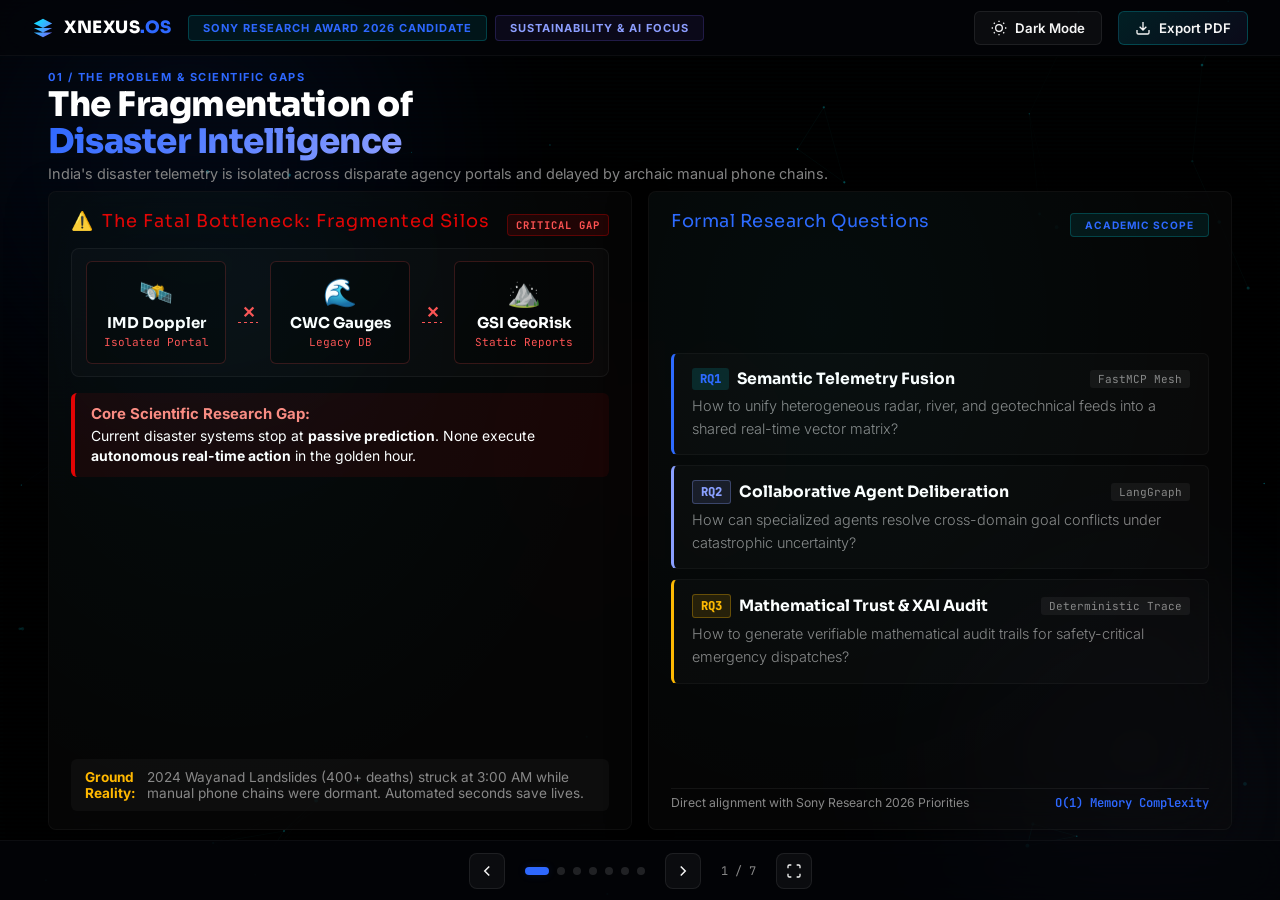
<file: ideation/index.html>
<!DOCTYPE html>
<html lang="en">
<head>
  <meta charset="UTF-8">
  <meta name="viewport" content="width=device-width, initial-scale=1.0">
  <title>XNexus-CrisisOS — Autonomous Disaster Command Center</title>
  <meta name="description" content="India's first multi-agent AI operating system for autonomous disaster response. Real-time telemetry, agentic coordination, and autonomous action.">
  <link rel="preconnect" href="https://fonts.googleapis.com">
  <link rel="preconnect" href="https://fonts.gstatic.com" crossorigin>
  <link href="https://fonts.googleapis.com/css2?family=Inter:wght@300;400;500;600;700;800;900&family=Sora:wght@300;400;500;600;700;800&family=JetBrains+Mono:wght@400;500;600&display=swap" rel="stylesheet">
  <link rel="stylesheet" href="style.css">
</head>
<body>

  <!-- Particle Canvas -->
  <canvas id="particle-canvas"></canvas>

  <!-- Ambient Glow Orbs -->
  <div class="ambient-orb orb-1"></div>
  <div class="ambient-orb orb-2"></div>
  <div class="ambient-orb orb-3"></div>

  <!-- Scanline overlay -->
  <div class="scanline-overlay"></div>

  <!-- Top Navigation Bar -->
  <nav class="top-nav" id="top-nav">
    <div class="nav-left">
      <div class="nav-logo">
        <svg viewBox="0 0 24 24" width="22" height="22"><path fill="url(#ng)" d="M12 2L2 7l10 5 10-5-10-5zM2 17l10 5 10-5M2 12l10 5 10-5"/><defs><linearGradient id="ng" x1="0%" y1="0%" x2="100%" y2="100%"><stop offset="0%" stop-color="#00f0ff"/><stop offset="100%" stop-color="#7b61ff"/></linearGradient></defs></svg>
        <span class="nav-brand">XNEXUS<span class="brand-accent">.OS</span></span>
      </div>
      <div class="nav-pills">
        <span class="pill pill-cyan">SONY RESEARCH AWARD 2026 CANDIDATE</span>
        <span class="pill pill-purple">SUSTAINABILITY & AI FOCUS</span>
      </div>
    </div>
    <div class="nav-right">
      <button class="nav-btn" id="theme-toggle"><svg width="16" height="16" viewBox="0 0 24 24" fill="none" stroke="currentColor" stroke-width="2"><circle cx="12" cy="12" r="5"/><path d="M12 1v2M12 21v2M4.22 4.22l1.42 1.42M18.36 18.36l1.42 1.42M1 12h2M21 12h2M4.22 19.78l1.42-1.42M18.36 5.64l1.42-1.42"/></svg><span id="theme-label">Dark Mode</span></button>
      <button class="nav-btn btn-export" id="export-btn"><svg width="16" height="16" viewBox="0 0 24 24" fill="none" stroke="currentColor" stroke-width="2"><path d="M21 15v4a2 2 0 01-2 2H5a2 2 0 01-2-2v-4M7 10l5 5 5-5M12 15V3"/></svg>Export PDF</button>
    </div>
  </nav>

  <!-- Slides Viewport -->
  <main class="viewport" id="viewport">

    <!-- ==================== SLIDE 1: PROBLEM STATEMENT ==================== -->
    <section class="slide active" data-index="0">
      <div class="slide-inner">
        <div class="slide-header">
          <div class="slide-badge">01 / THE PROBLEM &amp; SCIENTIFIC GAPS</div>
          <h2 class="slide-heading">The Fragmentation of<br><span class="heading-accent">Disaster Intelligence</span></h2>
          <p class="slide-subtext">
            India's disaster telemetry is isolated across disparate agency portals and delayed by archaic manual phone chains.
          </p>
        </div>
        
        <div class="slide-body-fill">
          <div class="bento-grid cols-2 fill-height" style="gap: 16px; align-items: stretch;">
            <!-- Left: Visual Fragmentation & Research Gap -->
            <div class="glass-card fill-card tilt-card" style="padding: 18px 22px;">
              <div>
                <div style="display: flex; justify-content: space-between; align-items: center; margin-bottom: 8px;">
                  <h3 style="color: var(--red); font-size: 1.05rem; font-family: var(--font-display); display: flex; align-items: center; gap: 8px;">
                    <span>⚠️</span> The Fatal Bottleneck: Fragmented Silos
                  </h3>
                  <span class="fail-card-badge badge-red">CRITICAL GAP</span>
                </div>
                
                <!-- Visual Disconnected Silos Diagram -->
                <div class="silo-visual-container">
                  <div class="silo-box">
                    <div class="silo-icon">🛰️</div>
                    <div class="silo-name">IMD Doppler</div>
                    <div class="silo-status">Isolated Portal</div>
                  </div>
                  <div class="silo-broken-link">
                    <span class="broken-x">✕</span>
                    <span class="broken-line"></span>
                  </div>
                  <div class="silo-box">
                    <div class="silo-icon">🌊</div>
                    <div class="silo-name">CWC Gauges</div>
                    <div class="silo-status">Legacy DB</div>
                  </div>
                  <div class="silo-broken-link">
                    <span class="broken-x">✕</span>
                    <span class="broken-line"></span>
                  </div>
                  <div class="silo-box">
                    <div class="silo-icon">⛰️</div>
                    <div class="silo-name">GSI GeoRisk</div>
                    <div class="silo-status">Static Reports</div>
                  </div>
                </div>
              </div>

              <!-- Thesis Highlight Box -->
              <div class="problem-thesis-box">
                <div style="font-weight: 700; color: #ff8a80; font-size: 0.88rem; margin-bottom: 3px;">Core Scientific Research Gap:</div>
                <div style="font-size: 0.82rem; color: #ffffff; line-height: 1.4;">
                  Current disaster systems stop at <strong>passive prediction</strong>. None execute <strong>autonomous real-time action</strong> in the golden hour.
                </div>
              </div>

              <!-- Ground Reality Callout -->
              <div class="ground-reality-tag">
                <span style="font-weight: 700; color: var(--yellow);">Ground Reality:</span>
                <span>2024 Wayanad Landslides (400+ deaths) struck at 3:00 AM while manual phone chains were dormant. Automated seconds save lives.</span>
              </div>
            </div>
            
            <!-- Right: Formal Research Questions (RQ1, RQ2, RQ3) -->
            <div class="glass-card fill-card tilt-card" style="padding: 18px 22px; display: flex; flex-direction: column;">
              <div style="display: flex; justify-content: space-between; align-items: center; margin-bottom: 8px;">
                <h4 style="color: var(--cyan); font-family: var(--font-display); font-size: 1.05rem;">Formal Research Questions</h4>
                <span class="pill pill-cyan" style="font-size: 0.6rem;">ACADEMIC SCOPE</span>
              </div>
              
              <div style="display: flex; flex-direction: column; gap: 10px; flex: 1; justify-content: center; margin: 6px 0;">
                <!-- RQ1 -->
                <div class="rq-mini-card" style="border-left: 3px solid var(--cyan);">
                  <div class="rq-card-top">
                    <span class="rq-badge badge-cyan">RQ1</span>
                    <span class="rq-title">Semantic Telemetry Fusion</span>
                    <span class="rq-tech">FastMCP Mesh</span>
                  </div>
                  <p class="rq-desc">How to unify heterogeneous radar, river, and geotechnical feeds into a shared real-time vector matrix?</p>
                </div>

                <!-- RQ2 -->
                <div class="rq-mini-card" style="border-left: 3px solid var(--purple);">
                  <div class="rq-card-top">
                    <span class="rq-badge badge-purple">RQ2</span>
                    <span class="rq-title">Collaborative Agent Deliberation</span>
                    <span class="rq-tech">LangGraph</span>
                  </div>
                  <p class="rq-desc">How can specialized agents resolve cross-domain goal conflicts under catastrophic uncertainty?</p>
                </div>

                <!-- RQ3 -->
                <div class="rq-mini-card" style="border-left: 3px solid var(--yellow);">
                  <div class="rq-card-top">
                    <span class="rq-badge badge-yellow">RQ3</span>
                    <span class="rq-title">Mathematical Trust &amp; XAI Audit</span>
                    <span class="rq-tech">Deterministic Trace</span>
                  </div>
                  <p class="rq-desc">How to generate verifiable mathematical audit trails for safety-critical emergency dispatches?</p>
                </div>
              </div>

              <div style="font-size: 0.72rem; color: var(--text-dim); display: flex; justify-content: space-between; margin-top: auto; padding-top: 6px; border-top: 1px solid rgba(255,255,255,0.06);">
                <span>Direct alignment with Sony Research 2026 Priorities</span>
                <span style="color: var(--cyan); font-weight: 600; font-family: var(--font-mono);">O(1) Memory Complexity</span>
              </div>
            </div>
          </div>
        </div>
      </div>
    </section>

    <!-- ==================== SLIDE 2: EXISTING SOLUTIONS ==================== -->
    <section class="slide" data-index="1">
      <div class="slide-inner">
        <div class="slide-header">
          <div class="slide-badge">02 / ARCHITECTURAL GAPS &amp; FAILURE MODES</div>
          <h2 class="slide-heading">The State of Current<br><span class="heading-accent">Disaster Systems</span></h2>
          <p class="slide-subtext">
            Why current emergency frameworks fail during rapid-onset catastrophes: fragmented telemetry, passive analytics, and manual human phone chains.
          </p>
        </div>
        
        <div class="slide-body-fill" style="gap: 10px;">
          <div class="bento-grid cols-3" style="gap: 12px; flex: 1.2; margin-top: 0;">
            <!-- Card 1: Siloed Dashboards -->
            <div class="glass-card fill-card problem-fail-card tilt-card" style="padding: 16px 18px;">
              <div class="fail-card-header" style="margin-bottom: 8px;">
                <div class="fail-card-icon" style="width: 32px; height: 32px; font-size: 1rem;">🌐</div>
                <span class="fail-card-badge badge-red">0% INTEROP</span>
              </div>
              <h4 style="color: var(--cyan); font-size: 1.05rem; margin-bottom: 4px;">Siloed Dashboards</h4>
              <p class="fail-mech" style="font-size: 0.78rem; margin-bottom: 8px; line-height: 1.4;">
                Disconnected agency portals (IMD, CWC, GSI) with incompatible schemas and zero machine-readable APIs.
              </p>
              <div class="fail-box" style="padding: 8px 10px; font-size: 0.74rem;">
                <strong>Bottleneck:</strong> Manual screen toggling loses 45–60 vital minutes.
              </div>
            </div>

            <!-- Card 2: Static Prediction Models -->
            <div class="glass-card fill-card problem-fail-card warn-purple tilt-card" style="padding: 16px 18px;">
              <div class="fail-card-header" style="margin-bottom: 8px;">
                <div class="fail-card-icon" style="width: 32px; height: 32px; font-size: 1rem;">📉</div>
                <span class="fail-card-badge badge-purple">0 ACTION LOOP</span>
              </div>
              <h4 style="color: var(--purple); font-size: 1.05rem; margin-bottom: 4px;">Static Predictions</h4>
              <p class="fail-mech" style="font-size: 0.78rem; margin-bottom: 8px; line-height: 1.4;">
                Forecast models calculate probabilities hours ahead, but stop strictly at passive advisory charts.
              </p>
              <div class="fail-box" style="padding: 8px 10px; font-size: 0.74rem; border-left-color: var(--purple);">
                <strong style="color: var(--purple);">Bottleneck:</strong> Zero automated dispatch, rerouting, or edge triggers.
              </div>
            </div>

            <!-- Card 3: Manual Warning Systems -->
            <div class="glass-card fill-card problem-fail-card warn-amber tilt-card" style="padding: 16px 18px;">
              <div class="fail-card-header" style="margin-bottom: 8px;">
                <div class="fail-card-icon" style="width: 32px; height: 32px; font-size: 1rem;">🚨</div>
                <span class="fail-card-badge badge-yellow">110+ MIN DELAY</span>
              </div>
              <h4 style="color: var(--yellow); font-size: 1.05rem; margin-bottom: 4px;">Manual Phone Trees</h4>
              <p class="fail-mech" style="font-size: 0.78rem; margin-bottom: 8px; line-height: 1.4;">
                Alerts depend on bureaucratic human phone trees, completely dormant during night-time strikes (3:00 AM).
              </p>
              <div class="fail-box" style="padding: 8px 10px; font-size: 0.74rem; border-left-color: var(--yellow);">
                <strong style="color: var(--yellow);">Bottleneck:</strong> Evacuees bottleneck onto washed-out highways.
              </div>
            </div>
          </div>

          <!-- Latency Waterfall Comparison -->
          <div class="glass-card delay-waterfall-card" style="flex: 0.8; padding: 12px 18px; display: flex; flex-direction: column;">
            <div class="waterfall-header" style="margin-bottom: 8px;">
              <div class="waterfall-title" style="font-size: 0.85rem;">
                <svg width="16" height="16" viewBox="0 0 24 24" fill="none" stroke="var(--cyan)" stroke-width="2"><circle cx="12" cy="12" r="10"/><polyline points="12 6 12 12 16 14"/></svg>
                <span>Reaction Latency: Human Bottleneck vs. Autonomous Edge Dispatch</span>
              </div>
              <span class="pill pill-cyan" style="font-size: 0.6rem;">1,650x FASTER DISPATCH</span>
            </div>

            <div class="waterfall-lanes" style="gap: 8px;">
              <!-- Lane 1: Legacy Manual Chain -->
              <div class="waterfall-row">
                <span class="lane-tag tag-legacy" style="font-size: 0.68rem;">Legacy Flow</span>
                <div class="lane-chain">
                  <div class="chain-step step-legacy" style="padding: 6px 8px;">
                    <span class="step-time">+15m</span>
                    <span style="color: var(--text-bright); font-weight: 600; font-size: 0.72rem;">Sensor Ingest</span>
                  </div>
                  <span class="chain-arrow">→</span>
                  <div class="chain-step step-legacy" style="padding: 6px 8px;">
                    <span class="step-time">+25m</span>
                    <span style="color: var(--text-bright); font-weight: 600; font-size: 0.72rem;">Manual Check</span>
                  </div>
                  <span class="chain-arrow">→</span>
                  <div class="chain-step step-legacy" style="padding: 6px 8px;">
                    <span class="step-time">+40m</span>
                    <span style="color: var(--text-bright); font-weight: 600; font-size: 0.72rem;">Phone Trees</span>
                  </div>
                  <span class="chain-arrow">→</span>
                  <div class="chain-step step-legacy" style="padding: 6px 8px;">
                    <span class="step-time">+30m</span>
                    <span style="color: var(--text-bright); font-weight: 600; font-size: 0.72rem;">Delayed Siren</span>
                  </div>
                </div>
                <div class="lane-total total-legacy" style="font-size: 0.95rem;">110+ Min<br><span style="font-size: 0.58rem; color: var(--text-dim); font-weight: 400;">FATAL DELAY</span></div>
              </div>

              <!-- Lane 2: XNexus Autonomous Flow -->
              <div class="waterfall-row">
                <span class="lane-tag tag-xnexus" style="font-size: 0.68rem;">XNexus Flow</span>
                <div class="lane-chain">
                  <div class="chain-step step-xnexus" style="padding: 6px 8px;">
                    <span class="step-time">0.4s</span>
                    <span style="color: var(--text-bright); font-weight: 600; font-size: 0.72rem;">FastMCP Ingest</span>
                  </div>
                  <span class="chain-arrow" style="color: var(--green);">→</span>
                  <div class="chain-step step-xnexus" style="padding: 6px 8px;">
                    <span class="step-time">1.2s</span>
                    <span style="color: var(--text-bright); font-weight: 600; font-size: 0.72rem;">Agent Reasoning</span>
                  </div>
                  <span class="chain-arrow" style="color: var(--green);">→</span>
                  <div class="chain-step step-xnexus" style="padding: 6px 8px;">
                    <span class="step-time">0.6s</span>
                    <span style="color: var(--text-bright); font-weight: 600; font-size: 0.72rem;">Commander Arbiter</span>
                  </div>
                  <span class="chain-arrow" style="color: var(--green);">→</span>
                  <div class="chain-step step-xnexus" style="padding: 6px 8px;">
                    <span class="step-time">1.8s</span>
                    <span style="color: var(--text-bright); font-weight: 600; font-size: 0.72rem;">Auto-Dispatch</span>
                  </div>
                </div>
                <div class="lane-total total-xnexus" style="font-size: 0.95rem;">&lt; 4.0 Sec<br><span style="font-size: 0.58rem; color: var(--text-dim); font-weight: 400;">AUTONOMOUS ACTION</span></div>
              </div>
            </div>

            <div style="display: flex; flex-direction: column; gap: 4px; margin-top: auto; padding-top: 6px; border-top: 1px solid rgba(255,255,255,0.05);">
              <div style="display: flex; justify-content: space-between; align-items: center; font-size: 0.72rem; color: var(--text-dim);">
                <span><strong>Wayanad 2024 Context:</strong> 400+ casualties struck while manual chains were sleeping. Automated dispatch saves the golden hour.</span>
                <span style="color: var(--cyan); font-family: var(--font-mono); font-weight: 600;">ZERO HUMAN BOTTLENECK</span>
              </div>
              <div style="font-size: 0.65rem; color: rgba(255,255,255,0.4); font-style: italic;">
                * Legacy 110+ min delay source: <a href="https://ndma.gov.in/" target="_blank" style="color: rgba(255,255,255,0.6); text-decoration: underline; transition: color 0.2s ease;" onmouseover="this.style.color='#00f0ff'" onmouseout="this.style.color='rgba(255,255,255,0.6)'">NDMA Post-Disaster Response Timelines &amp; Wayanad 2024 Preliminary Incident Reports</a>.
              </div>
            </div>
          </div>
        </div>
      </div>
    </section>

    <!-- ==================== SLIDE 3: OUR SOLUTION ==================== -->
    <section class="slide" data-index="2">
      <div class="slide-inner">
        <div class="slide-header">
          <div class="slide-badge">03 / OUR SOLUTION &amp; RESEARCH PROPOSAL</div>
          <h2 class="slide-heading">XNexus: Semantic Multi-Agent Intelligence<br><span class="heading-accent">for Autonomous Disaster Response</span></h2>
          <p class="slide-subtext">
            Fusing heterogeneous remote telemetry with Sony Spresense™ edge nodes for real-time disaster coordination. Moving disaster management from passive observation to <strong>active, autonomous coordination</strong>.
          </p>
        </div>

        <div class="slide-body-fill">
          <div class="bento-grid cols-2 fill-height" style="gap: 16px; align-items: stretch;">
            <!-- Left: Scientific Contributions -->
            <div class="glass-card fill-card tilt-card" style="padding: 18px 22px; display: flex; flex-direction: column;">
              <div style="display: flex; justify-content: space-between; align-items: center; margin-bottom: 6px;">
                <h3 style="color: var(--cyan); font-size: 1.05rem; font-family: var(--font-display);">Scientific Contributions</h3>
                <span class="pill pill-purple" style="font-size: 0.6rem;">SONY PROPOSAL ALIGNED</span>
              </div>
              
              <div class="contrib-list" style="flex: 1; display: flex; flex-direction: column; justify-content: center; gap: 10px; margin: 8px 0;">
                <div class="contrib-card" style="padding: 10px 14px; gap: 12px;">
                  <span class="contrib-num" style="padding: 3px 7px; font-size: 0.72rem;">01</span>
                  <div class="contrib-content">
                    <h4 style="font-size: 0.85rem; margin-bottom: 2px;">Semantic Multi-Agent Reasoning</h4>
                    <p style="font-size: 0.74rem;">Decentralized agent state machines coordinating Weather, Hydro, and Geo analysis.</p>
                  </div>
                </div>

                <div class="contrib-card" style="padding: 10px 14px; gap: 12px;">
                  <span class="contrib-num" style="padding: 3px 7px; font-size: 0.72rem;">02</span>
                  <div class="contrib-content">
                    <h4 style="font-size: 0.85rem; margin-bottom: 2px;">FastMCP Dynamic Telemetry Fusion</h4>
                    <p style="font-size: 0.74rem;">Real-time standardization of radar, river gauges, and pore-pressure sensors into shared vectors.</p>
                  </div>
                </div>

                <div class="contrib-card" style="padding: 10px 14px; gap: 12px;">
                  <span class="contrib-num" style="padding: 3px 7px; font-size: 0.72rem;">03</span>
                  <div class="contrib-content">
                    <h4 style="font-size: 0.85rem; margin-bottom: 2px;">Autonomous Incident Planning</h4>
                    <p style="font-size: 0.74rem;">Live route optimization dynamically rerouting fleets around NHAI landslide debris.</p>
                  </div>
                </div>

                <div class="contrib-card" style="padding: 10px 14px; gap: 12px;">
                  <span class="contrib-num" style="padding: 3px 7px; font-size: 0.72rem;">04</span>
                  <div class="contrib-content">
                    <h4 style="font-size: 0.85rem; margin-bottom: 2px;">Explainable Decision-Making (XAI)</h4>
                    <p style="font-size: 0.74rem;">Deterministic mathematical traces for every dispatch meeting safety-critical trust goals.</p>
                  </div>
                </div>

                <div class="contrib-card" style="padding: 10px 14px; gap: 12px;">
                  <span class="contrib-num" style="padding: 3px 7px; font-size: 0.72rem;">05</span>
                  <div class="contrib-content">
                    <h4 style="font-size: 0.85rem; margin-bottom: 2px;">Edge AI on Sony Spresense™</h4>
                    <p style="font-size: 0.74rem;">Ultra-low-power microcontrollers running on-device acoustic inference with GNSS sync.</p>
                  </div>
                </div>
              </div>

              <div style="font-size: 0.72rem; color: var(--text-dim); display: flex; justify-content: space-between; padding-top: 6px; border-top: 1px solid rgba(255,255,255,0.06); margin-top: auto;">
                <span>Decentralized Multi-Agent State Machine</span>
                <span style="color: var(--cyan); font-family: var(--font-mono); font-weight: 600;">OASIS CAP v1.2</span>
              </div>
            </div>
            
            <!-- Right: Interactive Autonomous Orchestrator Hub Visual -->
            <div class="glass-card orchestrator-box fill-card tilt-card" style="padding: 18px 22px;">
              <div style="width: 100%; display: flex; justify-content: space-between; align-items: center; margin-bottom: 4px;">
                <span style="font-family: var(--font-mono); font-size: 0.65rem; color: var(--cyan); font-weight: 700; letter-spacing: 1px;">AUTONOMOUS ORCHESTRATION</span>
                <span class="pulse-dot"></span>
              </div>

              <!-- High-Tech SVG Neural Orchestration Hub -->
              <div class="orchestrator-svg-wrap" style="max-width: 440px; width: 100%; margin: 0 auto;">
                <svg class="orchestrator-svg" viewBox="0 0 400 300" fill="none" xmlns="http://www.w3.org/2000/svg">
                  <defs>
                    <radialGradient id="coreGlow" cx="50%" cy="50%" r="50%">
                      <stop offset="0%" stop-color="#00f0ff" stop-opacity="0.35"/>
                      <stop offset="60%" stop-color="#7b61ff" stop-opacity="0.15"/>
                      <stop offset="100%" stop-color="#000" stop-opacity="0"/>
                    </radialGradient>
                    <linearGradient id="orbitGrad" x1="0%" y1="0%" x2="100%" y2="100%">
                      <stop offset="0%" stop-color="#00f0ff" stop-opacity="0.6"/>
                      <stop offset="100%" stop-color="#7b61ff" stop-opacity="0.2"/>
                    </linearGradient>
                  </defs>

                  <!-- Ambient Radial Glow -->
                  <circle cx="200" cy="150" r="115" fill="url(#coreGlow)"/>

                  <!-- Outer Tech Orbit Ring (Rotating Slowly) -->
                  <g class="spin-slow">
                    <circle cx="200" cy="150" r="108" stroke="url(#orbitGrad)" stroke-width="1.4" stroke-dasharray="6 8" opacity="0.45"/>
                    <circle cx="200" cy="150" r="90" stroke="rgba(255,255,255,0.08)" stroke-width="1"/>
                  </g>

                  <!-- Inner Counter-Rotating Ring -->
                  <g class="spin-reverse">
                    <circle cx="200" cy="150" r="70" stroke="rgba(0, 240, 255, 0.35)" stroke-width="1.2" stroke-dasharray="14 10 4 10"/>
                  </g>

                  <!-- Vector Connectors to Satellite Agents -->
                  <line x1="200" y1="150" x2="200" y2="40" stroke="rgba(0,240,255,0.45)" stroke-width="1.5" stroke-dasharray="3 3"/>
                  <line x1="200" y1="150" x2="330" y2="150" stroke="rgba(123,97,255,0.45)" stroke-width="1.5" stroke-dasharray="3 3"/>
                  <line x1="200" y1="150" x2="200" y2="260" stroke="rgba(255,184,0,0.45)" stroke-width="1.5" stroke-dasharray="3 3"/>
                  <line x1="200" y1="150" x2="70" y2="150" stroke="rgba(0,211,105,0.45)" stroke-width="1.5" stroke-dasharray="3 3"/>
                  <line x1="200" y1="150" x2="315" y2="65" stroke="rgba(230,0,0,0.55)" stroke-width="1.4" stroke-dasharray="2 2"/>

                  <!-- Central Reactor Core -->
                  <circle cx="200" cy="150" r="45" fill="rgba(8, 12, 22, 0.95)" stroke="var(--cyan)" stroke-width="2.2" class="pulse-element"/>
                  <circle cx="200" cy="150" r="34" fill="none" stroke="rgba(0,240,255,0.35)" stroke-width="1" stroke-dasharray="4 2"/>
                  <text x="200" y="145" text-anchor="middle" fill="#ffffff" font-family="'Sora', sans-serif" font-weight="800" font-size="12" letter-spacing="1">XNEXUS</text>
                  <text x="200" y="161" text-anchor="middle" fill="var(--cyan)" font-family="'JetBrains Mono', monospace" font-weight="700" font-size="8.5" letter-spacing="1">SEMANTIC AI</text>

                  <!-- Satellite Agent 1: WeatherIntel (Top) -->
                  <g transform="translate(200, 40)">
                    <circle cx="0" cy="0" r="24" fill="rgba(10, 15, 25, 0.95)" stroke="var(--cyan)" stroke-width="1.5"/>
                    <text x="0" y="-3" text-anchor="middle" font-size="12">🛰️</text>
                    <text x="0" y="10" text-anchor="middle" fill="var(--cyan)" font-family="'JetBrains Mono', monospace" font-size="7" font-weight="700">WEATHER</text>
                  </g>

                  <!-- Satellite Agent 2: HydroMonitor (Right) -->
                  <g transform="translate(330, 150)">
                    <circle cx="0" cy="0" r="24" fill="rgba(10, 15, 25, 0.95)" stroke="var(--purple)" stroke-width="1.5"/>
                    <text x="0" y="-3" text-anchor="middle" font-size="12">🌊</text>
                    <text x="0" y="10" text-anchor="middle" fill="var(--purple)" font-family="'JetBrains Mono', monospace" font-size="7" font-weight="700">HYDRO</text>
                  </g>

                  <!-- Satellite Agent 3: Commander Arbitrator (Bottom) -->
                  <g transform="translate(200, 260)">
                    <circle cx="0" cy="0" r="26" fill="rgba(10, 15, 25, 0.95)" stroke="var(--yellow)" stroke-width="2"/>
                    <text x="0" y="-3" text-anchor="middle" font-size="13">🛡️</text>
                    <text x="0" y="11" text-anchor="middle" fill="var(--yellow)" font-family="'JetBrains Mono', monospace" font-size="7.5" font-weight="700">COMMANDER</text>
                  </g>

                  <!-- Satellite Agent 4: GeoRisk (Left) -->
                  <g transform="translate(70, 150)">
                    <circle cx="0" cy="0" r="24" fill="rgba(10, 15, 25, 0.95)" stroke="var(--green)" stroke-width="1.5"/>
                    <text x="0" y="-3" text-anchor="middle" font-size="12">⛰️</text>
                    <text x="0" y="10" text-anchor="middle" fill="var(--green)" font-family="'JetBrains Mono', monospace" font-size="7" font-weight="700">GEORISK</text>
                  </g>

                  <!-- Edge Node: Sony Spresense Node (Top-Right) -->
                  <g transform="translate(315, 65)">
                    <circle cx="0" cy="0" r="20" fill="rgba(10, 15, 25, 0.95)" stroke="#ff5252" stroke-width="1.5"/>
                    <circle cx="0" cy="0" r="26" fill="none" stroke="#ff5252" stroke-width="0.8" opacity="0.45" stroke-dasharray="2 2"/>
                    <text x="0" y="-2" text-anchor="middle" font-size="10">📡</text>
                    <text x="0" y="9" text-anchor="middle" fill="#ff5252" font-family="'JetBrains Mono', monospace" font-size="6" font-weight="700">SPRESENSE</text>
                  </g>
                </svg>
              </div>

              <!-- Impact KPI Row -->
              <div class="hub-kpi-bar" style="margin-top: 4px; gap: 8px;">
                <div class="hub-kpi-item" style="padding: 8px 6px;">
                  <span class="hub-kpi-val" style="font-size: 1.15rem;">&lt; 4.0s</span>
                  <span class="hub-kpi-lbl" style="font-size: 0.62rem;">Dispatch</span>
                </div>
                <div class="hub-kpi-item" style="padding: 8px 6px;">
                  <span class="hub-kpi-val" style="font-size: 1.15rem;">1,650x</span>
                  <span class="hub-kpi-lbl" style="font-size: 0.62rem;">Speedup</span>
                </div>
                <div class="hub-kpi-item" style="padding: 8px 6px;">
                  <span class="hub-kpi-val" style="font-size: 1.15rem;">100%</span>
                  <span class="hub-kpi-lbl" style="font-size: 0.62rem;">XAI Audit</span>
                </div>
              </div>

              <p style="color: var(--text-dim); font-size: 0.74rem; line-height: 1.4; text-align: center; margin-top: 4px;">
                Autonomous telemetry fusion ➔ weighted arbitration ➔ multilingual cell alerts in &lt; 4s without human phone chain bottlenecks.
              </p>
            </div>
          </div>
        </div>
      </div>
    </section>

    <!-- ==================== SLIDE 4: TECHNICAL ARCHITECTURE ==================== -->
    <section class="slide" data-index="3">
      <div class="slide-inner">
        <div class="slide-header">
          <div class="slide-badge">04 / TECHNICAL ARCHITECTURE</div>
          <h2 class="slide-heading">7-Layer Autonomous<br><span class="heading-accent">Multi-Agent Architecture</span></h2>
          <p class="slide-subtext">
            Deterministic flow from raw sensor ingest to closed-loop post-action evaluation in seven verified layers.
          </p>
        </div>
        
        <div class="slide-body-fill">
          <div style="display: flex; gap: 16px; align-items: stretch; height: 100%; flex: 1; min-height: 0;">
            <!-- Left: 7 Layers Compact Illuminated Stack in Glass Card -->
            <div class="glass-card fill-card tilt-card" style="flex: 1.1; padding: 16px 20px; display: flex; flex-direction: column; height: 100%;">
              <div style="display: flex; justify-content: space-between; align-items: center; margin-bottom: 10px;">
                <h3 style="color: var(--cyan); margin: 0; font-size: 1.05rem;">Deterministic Pipeline Layers</h3>
                <span class="pill pill-cyan" style="font-size: 0.6rem;">7-LAYER STACK</span>
              </div>
              
              <div style="flex: 1; display: flex; flex-direction: column; justify-content: center; gap: 6px;">
                <div class="layer-card-row" style="padding: 7px 12px;">
                  <span class="layer-num-badge" style="background: rgba(255,255,255,0.08); color: var(--text-dim); font-size: 0.65rem;">L1</span>
                  <div class="layer-info" style="font-size: 0.78rem;">
                    <strong>Telemetry Ingest:</strong> Heterogeneous sensor polling (IMD Radar, CWC Gauges, GSI Soil)
                  </div>
                </div>
                <div class="layer-conn-icon" style="font-size: 0.6rem; margin: -2px 0;">↓</div>
                <div class="layer-card-row" style="padding: 7px 12px; border-left: 3px solid var(--cyan);">
                  <span class="layer-num-badge" style="background: rgba(0,240,255,0.12); color: var(--cyan); font-size: 0.65rem;">L2</span>
                  <div class="layer-info" style="font-size: 0.78rem;">
                    <strong>Semantic Normalization:</strong> FastMCP JSON-RPC serialization &amp; WGS84 tensors
                  </div>
                </div>
                <div class="layer-conn-icon" style="font-size: 0.6rem; margin: -2px 0;">↓</div>
                <div class="layer-card-row" style="padding: 7px 12px; border-left: 3px solid var(--purple);">
                  <span class="layer-num-badge" style="background: rgba(140,158,255,0.12); color: var(--purple); font-size: 0.65rem;">L3</span>
                  <div class="layer-info" style="font-size: 0.78rem;">
                    <strong>Multi-Agent Memory:</strong> Shared geospatial state matrix &amp; Redis vector context store
                  </div>
                </div>
                <div class="layer-conn-icon" style="font-size: 0.6rem; margin: -2px 0;">↓</div>
                <div class="layer-card-row" style="padding: 7px 12px; border-left: 3px solid var(--red);">
                  <span class="layer-num-badge" style="background: rgba(230,0,0,0.12); color: #ff5252; font-size: 0.65rem;">L4</span>
                  <div class="layer-info" style="font-size: 0.78rem;">
                    <strong>Agent Reasoning:</strong> Domain LLM inference (Weather, Hydro, and Geotechnical agents)
                  </div>
                </div>
                <div class="layer-conn-icon" style="font-size: 0.6rem; margin: -2px 0;">↓</div>
                <div class="layer-card-row" style="padding: 7px 12px; border-left: 3px solid var(--green);">
                  <span class="layer-num-badge" style="background: rgba(0,211,105,0.12); color: var(--green); font-size: 0.65rem;">L5</span>
                  <div class="layer-info" style="font-size: 0.78rem;">
                    <strong>Incident Planning:</strong> Dynamic detour pathfinding around NHAI landslide closures
                  </div>
                </div>
                <div class="layer-conn-icon" style="font-size: 0.6rem; margin: -2px 0;">↓</div>
                <div class="layer-card-row" style="padding: 7px 12px; border-left: 3px solid var(--yellow);">
                  <span class="layer-num-badge" style="background: rgba(255,184,0,0.12); color: var(--yellow); font-size: 0.65rem;">L6</span>
                  <div class="layer-info" style="font-size: 0.78rem;">
                    <strong>Autonomous Execution:</strong> OASIS CAP v1.2 cellular alerts &amp; Sony Siren trigger
                  </div>
                </div>
                <div class="layer-conn-icon" style="font-size: 0.6rem; margin: -2px 0;">↓</div>
                <div class="layer-card-row" style="padding: 7px 12px; border-left: 3px solid #fff; background: linear-gradient(90deg, rgba(255,255,255,0.06), transparent);">
                  <span class="layer-num-badge" style="background: rgba(255,255,255,0.2); color: #fff; font-size: 0.65rem;">L7</span>
                  <div class="layer-info" style="font-size: 0.78rem;">
                    <strong>Feedback Learning:</strong> Closed-loop execution monitoring &amp; adaptive threshold tuning
                  </div>
                </div>
              </div>
            </div>
            
            <!-- Right: Explainable AI & Conflict Arbitration Decision Matrix -->
            <div style="flex: 1; display: flex; flex-direction: column; gap: 12px; height: 100%; min-height: 0;">
              <!-- Real-Time Arbitration Matrix -->
              <div class="glass-card fill-card tilt-card" style="flex: 1; padding: 16px 20px; display: flex; flex-direction: column; justify-content: space-between;">
                <div style="display: flex; justify-content: space-between; align-items: center; margin-bottom: 6px;">
                  <h3 style="color: var(--cyan); font-size: 1rem; font-family: var(--font-display);">Real-Time Conflict Arbitration Matrix</h3>
                  <span class="fail-card-badge badge-purple">LANGGRAPH ENGINE</span>
                </div>
                
                <!-- Weighted Matrix Rows -->
                <div style="display: flex; flex-direction: column; gap: 8px; flex: 1; justify-content: center; margin: 4px 0;">
                  <div class="matrix-row">
                    <div class="matrix-agent" style="color: var(--green);">
                      <span>⛰️</span>
                      <span>GeoRisk Agent</span>
                    </div>
                    <div class="matrix-bar-wrap">
                      <div class="matrix-bar" style="width: 88%; background: var(--green);"></div>
                    </div>
                    <span class="matrix-status" style="color: var(--green);">Weight: 45% (OVERRIDE)</span>
                  </div>

                  <div class="matrix-row">
                    <div class="matrix-agent" style="color: var(--purple);">
                      <span>🌊</span>
                      <span>Hydro Agent</span>
                    </div>
                    <div class="matrix-bar-wrap">
                      <div class="matrix-bar" style="width: 74%; background: var(--purple);"></div>
                    </div>
                    <span class="matrix-status" style="color: var(--purple);">Weight: 35% (EVACUATE)</span>
                  </div>

                  <div class="matrix-row">
                    <div class="matrix-agent" style="color: var(--cyan);">
                      <span>🛰️</span>
                      <span>Weather Agent</span>
                    </div>
                    <div class="matrix-bar-wrap">
                      <div class="matrix-bar" style="width: 52%; background: var(--cyan);"></div>
                    </div>
                    <span class="matrix-status" style="color: var(--cyan);">Weight: 20% (MONITOR)</span>
                  </div>
                </div>

                <div style="font-size: 0.72rem; color: var(--text-dim); margin-top: auto; padding-top: 8px; border-top: 1px solid rgba(255,255,255,0.05);">
                  <strong style="color: var(--yellow);">Arbitration Logic:</strong> GeoRisk landslide hazard supersedes flood route — diverts evacuation fleet away from NH-76 onto Route 3.
                </div>
              </div>
              
              <!-- Live Deterministic XAI Terminal -->
              <div class="glass-card fill-card tilt-card" style="flex: 1; padding: 14px 16px; border-color: rgba(140, 158, 255, 0.3); display: flex; flex-direction: column; justify-content: space-between;">
                <div class="xai-terminal-box" style="height: 100%; display: flex; flex-direction: column; justify-content: space-between;">
                  <div class="terminal-bar">
                    <div class="terminal-dots">
                      <span class="t-dot t-red"></span>
                      <span class="t-dot t-yellow"></span>
                      <span class="t-dot t-green"></span>
                    </div>
                    <span>xai_kernel_audit_trace.log</span>
                    <span style="color: var(--green);">● DETERMINISTIC TRACE</span>
                  </div>
                  <div style="display: flex; flex-direction: column; gap: 4px; font-family: var(--font-mono); font-size: 0.78rem; padding: 4px 0;">
                    <div style="color: var(--cyan); font-weight: 700;">&gt; [EXEC ACTION] EVACUATE SECTOR B-4 VIA ROUTE 3</div>
                    <div style="color: #ff8a80;">[IMD RADAR] Precip Density: 52.4 mm/hr (&gt; Alert Limit 45)</div>
                    <div style="color: var(--yellow);">[CWC GAUGE] Kabini Water Rise: +18.4 cm/hr (+0.74m breach)</div>
                    <div style="color: var(--purple);">[MAPMYINDIA] NH-76 Blocked (KM 12 debris) ➔ Route 3 active</div>
                  </div>
                  <div style="color: var(--green); margin-top: auto; font-weight: 700; display: flex; justify-content: space-between; font-family: var(--font-mono); font-size: 0.74rem; padding-top: 4px; border-top: 1px solid rgba(255,255,255,0.06);">
                    <span>[AUDIT] SCORE: 0.942 | CONFIDENCE: 96.2%</span>
                    <span>LATENCY: 0.38s</span>
                  </div>
                </div>
              </div>
            </div>
          </div>
        </div>
      </div>
    </section>
    
    <!-- ==================== SLIDE 5: ARCHITECTURE DIAGRAM ==================== -->
    <section class="slide" data-index="4">
      <div class="slide-inner">
        <div class="slide-header">
          <div class="slide-badge">05 / SYSTEM TOPOLOGY BLUEPRINT</div>
          <h2 class="slide-heading">XNexus Architecture<br><span class="heading-accent">Topology</span></h2>
          <p class="slide-subtext">
            End-to-end autonomous telemetry pipeline: sensor endpoints through FastMCP protocol mesh to decentralized reasoning agents and real-time actuators.
          </p>
        </div>
        
        <div class="slide-body-fill">
          <div class="topo-blueprint fill-height">
            <!-- 4-Tier Blueprint Grid -->
            <div class="topo-grid-4" style="gap: 12px;">
            
            <!-- Tier 1: Sensing & Edge -->
            <div class="topo-tier-col" style="padding: 12px 10px;">
              <div class="topo-tier-badge">
                <span>01 / SENSING &amp; EDGE</span>
                <span>📡</span>
              </div>
              
              <!-- IMD with Live Radar Sweep -->
              <div class="topo-node" style="padding: 8px 10px; display: flex; flex-direction: row; align-items: center; gap: 10px;">
                <div class="mini-radar-box">
                  <div class="mini-radar-sweep"></div>
                  <div class="mini-radar-dot"></div>
                </div>
                <div style="flex: 1;">
                  <div class="topo-node-header">
                    <span class="topo-node-name" style="font-size: 0.78rem;">IMD Radar</span>
                    <span class="topo-node-proto proto-cyan">Z-FACTOR</span>
                  </div>
                  <div class="topo-node-detail" style="font-size: 0.68rem; color: var(--cyan);">52.4 mm/hr precipitation vector</div>
                </div>
              </div>

              <!-- CWC with Live River Wave -->
              <div class="topo-node" style="padding: 8px 10px; display: flex; flex-direction: row; align-items: center; gap: 10px;">
                <div class="mini-wave-box">
                  <div class="danger-line"></div>
                  <div class="mini-water-fill"></div>
                </div>
                <div style="flex: 1;">
                  <div class="topo-node-header">
                    <span class="topo-node-name" style="font-size: 0.78rem;">CWC Gauges</span>
                    <span class="topo-node-proto proto-purple">REST</span>
                  </div>
                  <div class="topo-node-detail" style="font-size: 0.68rem; color: #ff5252;">+0.74m statutory danger breach</div>
                </div>
              </div>

              <!-- GSI with Dial Gauge -->
              <div class="topo-node" style="padding: 8px 10px; display: flex; flex-direction: row; align-items: center; gap: 10px;">
                <div class="mini-dial-box">
                  <span class="dial-val">88%</span>
                </div>
                <div style="flex: 1;">
                  <div class="topo-node-header">
                    <span class="topo-node-name" style="font-size: 0.78rem;">GSI GeoRisk</span>
                    <span class="topo-node-proto proto-green">SOIL IOT</span>
                  </div>
                  <div class="topo-node-detail" style="font-size: 0.68rem; color: var(--yellow);">Critical shear saturation limit</div>
                </div>
              </div>

              <!-- Sony Spresense Chip -->
              <div class="topo-node" style="padding: 8px 10px; display: flex; flex-direction: row; align-items: center; gap: 10px; border-color: rgba(255,82,82,0.3); background: rgba(255,82,82,0.03);">
                <div class="mini-chip-box">
                  <span class="chip-dot"></span>
                </div>
                <div style="flex: 1;">
                  <div class="topo-node-header">
                    <span class="topo-node-name" style="font-size: 0.78rem; color: #ff8a80;">Sony Spresense™</span>
                    <span class="topo-node-proto proto-red">EDGE ML</span>
                  </div>
                  <div class="topo-node-detail" style="font-size: 0.68rem; color: #ff8a80;">Acoustic landslide rumble detection</div>
                </div>
              </div>

              <div class="topo-connect-arrow">→</div>
            </div>

            <!-- Tier 2: Protocol Mesh -->
            <div class="topo-tier-col" style="padding: 12px 10px; justify-content: space-between;">
              <div class="topo-tier-badge">
                <span>02 / FASTMCP MESH</span>
                <span>⚡</span>
              </div>

              <div class="topo-node" style="padding: 10px 12px;">
                <div class="topo-node-header">
                  <span class="topo-node-name" style="font-size: 0.78rem;">FastMCP Bus</span>
                  <span class="topo-node-proto proto-purple">STDIO/SSE</span>
                </div>
                <div class="topo-node-detail" style="font-size: 0.68rem; margin-top: 3px;">JSON-RPC tool servers translating legacy data endpoints</div>
              </div>

              <div class="topo-node" style="padding: 10px 12px;">
                <div class="topo-node-header">
                  <span class="topo-node-name" style="font-size: 0.78rem;">Tensor Normalizer</span>
                  <span class="topo-node-proto proto-cyan">WGS84</span>
                </div>
                <div class="topo-node-detail" style="font-size: 0.68rem; margin-top: 3px;">Coordinate alignment &amp; unit conversion engine</div>
              </div>

              <div class="topo-node" style="padding: 10px 12px;">
                <div class="topo-node-header">
                  <span class="topo-node-name" style="font-size: 0.78rem;">Shared State Matrix</span>
                  <span class="topo-node-proto proto-green">REDIS RAG</span>
                </div>
                <div class="topo-node-detail" style="font-size: 0.68rem; margin-top: 3px;">O(1) situational vector memory accessible to all agents</div>
              </div>

              <div class="topo-connect-arrow">→</div>
            </div>

            <!-- Tier 3: Multi-Agent Reasoning Core -->
            <div class="topo-tier-col" style="padding: 12px 10px; justify-content: space-between;">
              <div class="topo-tier-badge">
                <span>03 / AGENT CORE &amp; ARBITRATION</span>
                <span>🧠</span>
              </div>

              <!-- 3 Specialized Agent Bubbles -->
              <div style="display: flex; flex-direction: column; gap: 6px;">
                <div class="agent-bubble">
                  <div style="display: flex; align-items: center; gap: 6px;">
                    <span style="font-size: 0.85rem;">🛰️</span>
                    <span style="font-family: var(--font-display); font-size: 0.72rem; font-weight: 700; color: var(--cyan);">Weather Agent</span>
                  </div>
                  <span style="font-family: var(--font-mono); font-size: 0.62rem; color: var(--cyan);">52mm/h Vector</span>
                </div>

                <div class="agent-bubble">
                  <div style="display: flex; align-items: center; gap: 6px;">
                    <span style="font-size: 0.85rem;">🌊</span>
                    <span style="font-family: var(--font-display); font-size: 0.72rem; font-weight: 700; color: var(--purple);">Hydro Agent</span>
                  </div>
                  <span style="font-family: var(--font-mono); font-size: 0.62rem; color: var(--purple);">Flood Pulse</span>
                </div>

                <div class="agent-bubble">
                  <div style="display: flex; align-items: center; gap: 6px;">
                    <span style="font-size: 0.85rem;">⛰️</span>
                    <span style="font-family: var(--font-display); font-size: 0.72rem; font-weight: 700; color: var(--green);">Geo Agent</span>
                  </div>
                  <span style="font-family: var(--font-mono); font-size: 0.62rem; color: var(--green);">Shear Failure</span>
                </div>
              </div>

              <!-- Central Commander Arbitrator Shield -->
              <div class="commander-shield-card">
                <div style="display: flex; justify-content: space-between; align-items: center;">
                  <span style="font-family: var(--font-display); font-size: 0.78rem; font-weight: 800; color: #ffffff;">🛡️ Commander Arbitrator</span>
                  <span class="topo-node-proto proto-cyan" style="font-size: 0.55rem;">LANGGRAPH</span>
                </div>
                <div style="font-family: var(--font-mono); font-size: 0.65rem; color: var(--yellow);">
                  Rule: GeoRisk &gt; WeatherIntel (Override)
                </div>
                <div style="display: flex; justify-content: space-between; font-size: 0.65rem; color: #a5b4fc; margin-top: 2px;">
                  <span>XAI Audit Trace</span>
                  <strong style="color: var(--green);">96.2% Confidence</strong>
                </div>
              </div>

              <div class="topo-connect-arrow">→</div>
            </div>

            <!-- Tier 4: Autonomous Actuation -->
            <div class="topo-tier-col" style="padding: 12px 10px;">
              <div class="topo-tier-badge">
                <span>04 / AUTONOMOUS DISPATCH</span>
                <span>🚨</span>
              </div>

              <!-- NDMA Sachet -->
              <div class="topo-node" style="padding: 8px 10px;">
                <div class="topo-node-header">
                  <span class="topo-node-name" style="font-size: 0.78rem;">NDMA Sachet</span>
                  <span class="topo-node-proto proto-red">CAP v1.2</span>
                </div>
                <div class="topo-node-detail" style="font-size: 0.68rem; color: #ff5252;">Multilingual cell broadcast to 840 towers</div>
              </div>

              <!-- MapmyIndia Detour -->
              <div class="topo-node" style="padding: 8px 10px;">
                <div class="topo-node-header">
                  <span class="topo-node-name" style="font-size: 0.78rem;">MapmyIndia Routing</span>
                  <span class="topo-node-proto proto-green">DETOUR</span>
                </div>
                <div class="mini-detour-graphic" style="margin-top: 2px;">
                  <span class="detour-red">NH-76 Blocked</span>
                  <span>➔</span>
                  <span class="detour-green">Route 3 Detour (42m)</span>
                </div>
              </div>

              <!-- 108 Emergency Health -->
              <div class="topo-node" style="padding: 8px 10px;">
                <div class="topo-node-header">
                  <span class="topo-node-name" style="font-size: 0.78rem;">108 Emergency Health</span>
                  <span class="topo-node-proto proto-cyan">TRIAGE</span>
                </div>
                <div class="topo-node-detail" style="font-size: 0.68rem; display: flex; justify-content: space-between;">
                  <span>Trauma / ICU Beds</span>
                  <strong style="color: var(--green);">14 Beds Ready</strong>
                </div>
                <div class="mini-bed-progress">
                  <div class="mini-bed-bar"></div>
                </div>
              </div>

              <!-- Sony Siren Mesh -->
              <div class="topo-node" style="padding: 8px 10px;">
                <div class="topo-node-header">
                  <span class="topo-node-name" style="font-size: 0.78rem;">Sony Siren Mesh</span>
                  <span class="topo-node-proto proto-purple">SUB-GHZ</span>
                </div>
                <div class="topo-node-detail" style="font-size: 0.68rem; color: var(--purple);">Offline LoRa acoustic sirens in deep valleys</div>
              </div>

            </div>

          </div>

          <!-- Bottom Feedback & Telemetry Bar -->
          <div class="topo-feedback-bar" style="padding: 8px 16px; margin-top: 8px;">
            <div class="feedback-text" style="font-size: 0.75rem;">
              <span class="feedback-badge" style="font-size: 0.6rem;">L7 FEEDBACK</span>
              <span>Monitors field execution telemetry, adjusts agent confidence weights, and updates decision matrix in real-time.</span>
            </div>
            <div class="live-stream-ticker" style="font-size: 0.68rem;">
              <span class="pulse-dot"></span>
              <span>TOPOLOGY STATUS: 100% OPERATIONAL | MCP LATENCY: 0.38s</span>
            </div>
          </div>
        </div>
      </div>
    </div>
  </section>

    <!-- ==================== SLIDE 6: DATA SOURCES ==================== -->
    <section class="slide" data-index="5">
      <div class="slide-inner">
        <div class="slide-header">
          <div class="slide-badge">06 / DATA SOURCES &amp; PROTOCOL MESH</div>
          <h2 class="slide-heading">MCP Integration<br><span class="heading-accent">Framework</span></h2>
          <p class="slide-subtext">Connecting AI agents to government telemetry via open-standard Model Context Protocol (MCP) JSON-RPC tool servers.</p>
        </div>
        
        <div class="slide-body-fill">
          <div class="bento-grid cols-3 fill-height" style="gap: 12px; grid-template-rows: 1fr 1fr; flex: 1; min-height: 0; height: 100%;">
            <!-- 1: IMD -->
            <div class="telemetry-card fill-card tilt-card" style="border-top: 3px solid var(--cyan);">
              <div>
                <div class="telemetry-header">
                  <span style="font-size: 1.15rem;">🛰️</span>
                  <span class="topo-node-proto proto-cyan">FASTMCP TOOL</span>
                </div>
                <div class="telemetry-title">
                  <a href="https://mausam.imd.gov.in/" target="_blank">IMD Doppler Radar ↗</a>
                </div>
                <div class="telemetry-live-metric">
                  <span style="color: var(--cyan);">Z-Factor: 48.5 dBZ</span>
                  <span style="color: #ffffff;">52.4 mm/hr</span>
                </div>
                <p style="color: var(--text-dim); font-size: 0.74rem; line-height: 1.35;">
                  Cloud reflectivity &amp; precipitation density vectors for flash-flood early warning.
                </p>
              </div>
              <div class="telemetry-footer">
                <span style="display: flex; align-items: center; gap: 5px;"><span class="pulse-dot"></span> LIVE 200 OK</span>
                <span style="font-family: var(--font-mono); color: var(--cyan);">18ms</span>
              </div>
            </div>

            <!-- 2: CWC -->
            <div class="telemetry-card fill-card tilt-card" style="border-top: 3px solid var(--purple);">
              <div>
                <div class="telemetry-header">
                  <span style="font-size: 1.15rem;">🌊</span>
                  <span class="topo-node-proto proto-purple">REST GAUGE</span>
                </div>
                <div class="telemetry-title">
                  <a href="https://ffs.india-water.gov.in/" target="_blank">CWC Hydrology ↗</a>
                </div>
                <div class="telemetry-live-metric">
                  <span style="color: var(--purple);">Discharge: 2,284 cusecs</span>
                  <span style="color: #ff5252;">+0.74m Breach</span>
                </div>
                <p style="color: var(--text-dim); font-size: 0.74rem; line-height: 1.35;">
                  River water levels, discharge rates, and breach margins against danger marks.
                </p>
              </div>
              <div class="telemetry-footer">
                <span style="display: flex; align-items: center; gap: 5px;"><span class="pulse-dot"></span> LIVE 200 OK</span>
                <span style="font-family: var(--font-mono); color: var(--purple);">24ms</span>
              </div>
            </div>

            <!-- 3: GSI -->
            <div class="telemetry-card fill-card tilt-card" style="border-top: 3px solid var(--yellow);">
              <div>
                <div class="telemetry-header">
                  <span style="font-size: 1.15rem;">⛰️</span>
                  <span class="topo-node-proto" style="background: rgba(255,184,0,0.12); color: var(--yellow);">GEOTECH IOT</span>
                </div>
                <div class="telemetry-title">
                  <a href="https://www.gsi.gov.in/" target="_blank">GSI GeoRisk ↗</a>
                </div>
                <div class="telemetry-live-metric">
                  <span style="color: var(--yellow);">Pore Saturation: 88%</span>
                  <span style="color: #ffffff;">Slope: 34°</span>
                </div>
                <p style="color: var(--text-dim); font-size: 0.74rem; line-height: 1.35;">
                  Landslide susceptibility indices fusing rainfall, soil shear stress, and terrain vectors.
                </p>
              </div>
              <div class="telemetry-footer">
                <span style="display: flex; align-items: center; gap: 5px;"><span class="pulse-dot"></span> LIVE 200 OK</span>
                <span style="font-family: var(--font-mono); color: var(--yellow);">31ms</span>
              </div>
            </div>

            <!-- 4: MapmyIndia -->
            <div class="telemetry-card fill-card tilt-card" style="border-top: 3px solid var(--green);">
              <div>
                <div class="telemetry-header">
                  <span style="font-size: 1.15rem;">🗺️</span>
                  <span class="topo-node-proto proto-green">DETOUR API</span>
                </div>
                <div class="telemetry-title">
                  <a href="https://www.mapmyindia.com/" target="_blank">MapmyIndia Detour ↗</a>
                </div>
                <div class="telemetry-live-metric">
                  <span style="color: #ff5252;">NH-76 Blocked</span>
                  <span style="color: var(--green);">Route 3 (+42m)</span>
                </div>
                <p style="color: var(--text-dim); font-size: 0.74rem; line-height: 1.35;">
                  Autonomous dynamic pathfinding routing rescue convoys around NHAI road closures.
                </p>
              </div>
              <div class="telemetry-footer">
                <span style="display: flex; align-items: center; gap: 5px;"><span class="pulse-dot"></span> LIVE 200 OK</span>
                <span style="font-family: var(--font-mono); color: var(--green);">42ms</span>
              </div>
            </div>

            <!-- 5: NDMA Sachet -->
            <div class="telemetry-card fill-card tilt-card" style="border-top: 3px solid #ff5252;">
              <div>
                <div class="telemetry-header">
                  <span style="font-size: 1.15rem;">🚨</span>
                  <span class="topo-node-proto proto-red">CAP v1.2</span>
                </div>
                <div class="telemetry-title">
                  <a href="https://sachet.ndma.gov.in/" target="_blank">NDMA Sachet Alert ↗</a>
                </div>
                <div class="telemetry-live-metric">
                  <span style="color: #ff8a80;">840 Cell Towers</span>
                  <span style="color: #ffffff;">Multilingual SMS</span>
                </div>
                <p style="color: var(--text-dim); font-size: 0.74rem; line-height: 1.35;">
                  Autonomous generation of OASIS CAP XML payloads for targeted cellular warning broadcasts.
                </p>
              </div>
              <div class="telemetry-footer">
                <span style="display: flex; align-items: center; gap: 5px;"><span class="pulse-dot"></span> LIVE 200 OK</span>
                <span style="font-family: var(--font-mono); color: #ff5252;">16ms</span>
              </div>
            </div>

            <!-- 6: 108 Emergency Health -->
            <div class="telemetry-card fill-card tilt-card" style="border-top: 3px solid #fff;">
              <div>
                <div class="telemetry-header">
                  <span style="font-size: 1.15rem;">🏥</span>
                  <span class="topo-node-proto" style="background: rgba(255,255,255,0.12); color: #fff;">HEALTH TRIAGE</span>
                </div>
                <div class="telemetry-title">
                  <a href="https://nhm.gov.in/" target="_blank">108 Health Triage ↗</a>
                </div>
                <div class="telemetry-live-metric">
                  <span style="color: var(--green);">14 ICU Beds Ready</span>
                  <span style="color: var(--cyan);">Triage Active</span>
                </div>
                <p style="color: var(--text-dim); font-size: 0.74rem; line-height: 1.35;">
                  Real-time trauma hospital capacity querying and automated ambulance dispatch routing.
                </p>
              </div>
              <div class="telemetry-footer">
                <span style="display: flex; align-items: center; gap: 5px;"><span class="pulse-dot"></span> LIVE 200 OK</span>
                <span style="font-family: var(--font-mono); color: #fff;">19ms</span>
              </div>
            </div>
          </div>
        </div>
      </div>
    </section>

    <!-- ==================== SLIDE 7: EVALUATION & IMPACT ==================== -->
    <section class="slide" data-index="6">
      <div class="slide-inner">
        <div class="slide-header">
          <div class="slide-badge">07 / EVALUATION &amp; SONY RESEARCH PRIORITIES</div>
          <h2 class="slide-heading">Scientific Evaluation &amp;<br><span class="heading-accent">Sony Strategic Alignment</span></h2>
          <p class="slide-subtext">Rigorous empirical benchmarking against human disaster director baselines and alignment with Sony Research Award priorities.</p>
        </div>
        
        <div class="slide-body-fill">
          <div style="display: flex; gap: 20px; align-items: stretch; height: 100%; flex: 1; min-height: 0;">
            <!-- Left: 4 Metric Cards + Domain Generalization -->
            <div style="flex: 1.1; display: flex; flex-direction: column; justify-content: space-between; height: 100%; gap: 12px;">
              <!-- 2x2 KPI Grid -->
              <div class="kpi-grid-4 fill-height" style="flex: 1.5; align-items: stretch; display: grid; grid-template-columns: 1fr 1fr; grid-template-rows: 1fr 1fr; gap: 12px;">
                <div class="kpi-stat-card tilt-card" style="border-left: 3px solid var(--cyan); padding: 14px 18px; display: flex; flex-direction: column; justify-content: center; gap: 8px; height: 100%;">
                  <div class="kpi-stat-val text-cyan" style="font-size: 1.6rem; font-weight: 800;">&lt; 4.0s</div>
                  <div>
                    <div class="kpi-stat-lbl">Action Latency</div>
                    <div class="kpi-stat-sub">From sensor alert to cell broadcast</div>
                  </div>
                </div>
                <div class="kpi-stat-card tilt-card" style="border-left: 3px solid var(--purple); padding: 14px 18px; display: flex; flex-direction: column; justify-content: center; gap: 8px; height: 100%;">
                  <div class="kpi-stat-val text-purple" style="font-size: 1.6rem; font-weight: 800;">94.2%</div>
                  <div>
                    <div class="kpi-stat-lbl">Reasoning Concordance</div>
                    <div class="kpi-stat-sub">vs. Senior Disaster Directors</div>
                  </div>
                </div>
                <div class="kpi-stat-card tilt-card" style="border-left: 3px solid var(--yellow); padding: 14px 18px; display: flex; flex-direction: column; justify-content: center; gap: 8px; height: 100%;">
                  <div class="kpi-stat-val text-yellow" style="font-size: 1.6rem; font-weight: 800;">0.92</div>
                  <div>
                    <div class="kpi-stat-lbl">Explainability Index</div>
                    <div class="kpi-stat-sub">Deterministic XAI audit score</div>
                  </div>
                </div>
                <div class="kpi-stat-card tilt-card" style="border-left: 3px solid var(--green); padding: 14px 18px; display: flex; flex-direction: column; justify-content: center; gap: 8px; height: 100%;">
                  <div class="kpi-stat-val text-green" style="font-size: 1.6rem; font-weight: 800;">O(1)</div>
                  <div>
                    <div class="kpi-stat-lbl">Bus Complexity</div>
                    <div class="kpi-stat-sub">Shared FastMCP state matrix</div>
                  </div>
                </div>
              </div>

              <!-- Global Generalization Card -->
              <div class="glass-card fill-card tilt-card" style="padding: 14px 18px; background: linear-gradient(135deg, rgba(0, 240, 255, 0.04), rgba(123, 97, 255, 0.04)); display: flex; flex-direction: column; justify-content: space-between;">
                <div style="display: flex; justify-content: space-between; align-items: center;">
                  <span style="font-family: var(--font-display); font-size: 0.88rem; font-weight: 700; color: var(--text-bright);">Global Multi-Hazard Generalization</span>
                  <span class="pill pill-cyan" style="font-size: 0.58rem;">MODULAR MCP MESH</span>
                </div>
                <p style="font-size: 0.74rem; color: var(--text-dim); margin-top: 4px; line-height: 1.35;">
                  Decoupled FastMCP tool architecture scales globally. Deploy across diverse hazards simply by swapping localized data servers:
                </p>
                <div class="domain-chips" style="margin-top: 6px; margin-bottom: 8px;">
                  <span class="domain-chip">🌊 Flash Floods</span>
                  <span class="domain-chip">⛰️ Landslides</span>
                  <span class="domain-chip">🌪️ Cyclones</span>
                  <span class="domain-chip">🔥 Wildfires</span>
                </div>

                <div style="display: flex; align-items: center; gap: 8px; padding-top: 8px; border-top: 1px solid rgba(255,255,255,0.05); margin-top: auto;">
                  <span style="font-size: 1.2rem;">🇳🇵</span>
                  <div style="font-size: 0.72rem; color: var(--text-dim); line-height: 1.3;">
                    <strong style="color: var(--cyan);">Case Study: 2024 Nepal Floods (200+ deaths).</strong> Disconnected remote river telemetry failed to trigger immediate downstream alerts. XNexus would autonomously fuse transboundary data for preemptive dispatch.
                  </div>
                </div>
              </div>
            </div>
            
            <!-- Right: Sony Strategic Alignment Pillars -->
            <div style="flex: 1; display: flex; flex-direction: column; justify-content: space-between; height: 100%; gap: 12px;">
              <!-- Pillar 1: Sony Spresense -->
              <div class="sony-pillar-card tilt-card" style="border-left: 3px solid #ff5252; flex: 1; display: flex; align-items: center; gap: 16px; padding: 18px 20px; height: 100%;">
                <span class="sony-pillar-icon" style="font-size: 1.8rem;">📡</span>
                <div class="sony-pillar-info" style="flex: 1;">
                  <div style="display: flex; justify-content: space-between; align-items: center; margin-bottom: 4px;">
                    <h4 style="color: #ff8a80; font-size: 0.95rem; font-family: var(--font-display); font-weight: 700;">Sony Spresense™ Edge AI</h4>
                    <span class="fail-card-badge" style="background: rgba(255,82,82,0.12); color: #ff8a80; font-size: 0.58rem;">HARDWARE EDGE</span>
                  </div>
                  <p style="font-size: 0.74rem; color: var(--text-dim); line-height: 1.35;">Sub-GHz LoRa mesh + on-chip acoustic inference detecting subterranean landslide rumble in zero-cellular mountain valleys.</p>
                </div>
              </div>

              <!-- Pillar 2: Trustworthy AI -->
              <div class="sony-pillar-card tilt-card" style="border-left: 3px solid var(--purple); flex: 1; display: flex; align-items: center; gap: 16px; padding: 18px 20px; height: 100%;">
                <span class="sony-pillar-icon" style="font-size: 1.8rem;">🛡️</span>
                <div class="sony-pillar-info" style="flex: 1;">
                  <div style="display: flex; justify-content: space-between; align-items: center; margin-bottom: 4px;">
                    <h4 style="color: var(--purple); font-size: 0.95rem; font-family: var(--font-display); font-weight: 700;">Trustworthy &amp; Explainable AI</h4>
                    <span class="fail-card-badge badge-purple" style="font-size: 0.58rem;">GOVERNANCE</span>
                  </div>
                  <p style="font-size: 0.74rem; color: var(--text-dim); line-height: 1.35;">Deterministic mathematical audit traces resolving multi-agent decision conflicts for judicial and statutory compliance.</p>
                </div>
              </div>

              <!-- Pillar 3: AI for Humanitarian Impact -->
              <div class="sony-pillar-card tilt-card" style="border-left: 3px solid var(--cyan); flex: 1; display: flex; align-items: center; gap: 16px; padding: 18px 20px; height: 100%;">
                <span class="sony-pillar-icon" style="font-size: 1.8rem;">🌍</span>
                <div class="sony-pillar-info" style="flex: 1;">
                  <div style="display: flex; justify-content: space-between; align-items: center; margin-bottom: 4px;">
                    <h4 style="color: var(--cyan); font-size: 0.95rem; font-family: var(--font-display); font-weight: 700;">Planetary &amp; Societal Impact</h4>
                    <span class="fail-card-badge badge-cyan" style="font-size: 0.58rem;">HUMANITARIAN</span>
                  </div>
                  <p style="font-size: 0.74rem; color: var(--text-dim); line-height: 1.35;">Sub-4-second autonomous edge intervention safeguarding climate-vulnerable communities during critical midnight events.</p>
                </div>
              </div>
            </div>
          </div>
        </div>
      </div>
    </section>

  </main>

  <!-- Bottom Navigation -->
  <div class="bottom-nav" id="bottom-nav">
    <button class="nav-arrow" id="prev-btn"><svg width="18" height="18" viewBox="0 0 24 24" fill="none" stroke="currentColor" stroke-width="2"><path d="M15 18l-6-6 6-6"/></svg></button>
    <div class="slide-dots" id="slide-dots"></div>
    <button class="nav-arrow" id="next-btn"><svg width="18" height="18" viewBox="0 0 24 24" fill="none" stroke="currentColor" stroke-width="2"><path d="M9 18l6-6-6-6"/></svg></button>
    <span class="slide-counter"><span id="current-num">1</span> / <span id="total-num">7</span></span>
    <button class="nav-arrow" id="fullscreen-btn"><svg width="16" height="16" viewBox="0 0 24 24" fill="none" stroke="currentColor" stroke-width="2"><path d="M8 3H5a2 2 0 00-2 2v3m18 0V5a2 2 0 00-2-2h-3m0 18h3a2 2 0 002-2v-3M3 16v3a2 2 0 002 2h3"/></svg></button>
  </div>

  <!-- Toast Container -->
  <div id="toast-container"></div>

  <script src="app.js"></script>
</body>
</html>
</file>
<file: ideation/style.css>
/* ============================================================
   XNEXUS-CRISISOS — CINEMATIC PITCH DECK STYLESHEET
   Full-viewport immersive slides. No sidebar. CEO-grade.
   ============================================================ */

/* ---- Design Tokens ---- */
:root {
  --bg: #000000;
  --surface: rgba(15, 15, 15, 0.4);
  --glass: rgba(10, 10, 10, 0.5);
  --glass-border: rgba(255, 255, 255, 0.04);
  --glass-hover: rgba(255, 255, 255, 0.08);
  --cyan: #2E68FF;
  --cyan-glow: rgba(46, 104, 255, 0.15);
  --purple: #8C9EFF;
  --purple-glow: rgba(140, 158, 255, 0.15);
  --red: #E60000;
  --green: #00D369;
  --yellow: #FFB800;
  --text: #F5F5F5;
  --text-dim: #888888;
  --text-bright: #FFFFFF;
  --font-display: 'Sora', sans-serif;
  --font-body: 'Inter', sans-serif;
  --font-mono: 'JetBrains Mono', monospace;
  --ease: cubic-bezier(0.25, 1, 0.5, 1);
  --transition: all 0.4s cubic-bezier(0.25, 1, 0.5, 1);
}

body.light-mode {
  --bg: #f0f3f8;
  --surface: rgba(255, 255, 255, 0.7);
  --glass: rgba(255, 255, 255, 0.55);
  --glass-border: rgba(0, 120, 255, 0.1);
  --glass-hover: rgba(0, 120, 255, 0.06);
  --cyan: #0088cc;
  --cyan-glow: rgba(0, 136, 204, 0.2);
  --purple: #6d4aff;
  --purple-glow: rgba(109, 74, 255, 0.2);
  --text: #2d3748;
  --text-dim: #718096;
  --text-bright: #1a202c;
}

/* ---- Reset & Base ---- */
*, *::before, *::after { box-sizing: border-box; margin: 0; padding: 0; }

html, body {
  height: 100%; width: 100%;
  overflow: hidden;
  background: var(--bg);
  color: var(--text);
  font-family: var(--font-body);
  font-size: 19px; /* Base size bump for presentation density */
  -webkit-font-smoothing: antialiased;
  -moz-osx-font-smoothing: grayscale;
}

@media (max-width: 1400px), (max-height: 900px) { html { font-size: 17px; } }
@media (max-height: 800px) { html { font-size: 15px; } }
@media (max-height: 720px) { html { font-size: 13px; } }

/* ---- Particle Canvas ---- */
#particle-canvas {
  position: fixed; inset: 0;
  width: 100%; height: 100%;
  z-index: 0; pointer-events: none;
}

/* ---- Ambient Glow Orbs ---- */
.ambient-orb {
  position: fixed; border-radius: 50%;
  pointer-events: none; filter: blur(100px);
  opacity: 0.07; z-index: 0;
}
.orb-1 { width: 500px; height: 500px; background: var(--cyan); top: -10%; left: -5%; animation: orbDrift 20s ease-in-out infinite alternate; }
.orb-2 { width: 400px; height: 400px; background: var(--purple); bottom: -10%; right: -5%; animation: orbDrift 25s ease-in-out infinite alternate-reverse; }
.orb-3 { width: 300px; height: 300px; background: var(--red); top: 50%; left: 50%; transform: translate(-50%, -50%); animation: orbDrift 18s ease-in-out infinite alternate; opacity: 0.03; }

@keyframes orbDrift {
  0% { transform: translate(0, 0) scale(1); }
  100% { transform: translate(40px, -30px) scale(1.1); }
}

/* ---- Scanline Overlay ---- */
.scanline-overlay {
  position: fixed; inset: 0; z-index: 1; pointer-events: none;
  background: repeating-linear-gradient(0deg, transparent, transparent 2px, rgba(0, 240, 255, 0.008) 2px, rgba(0, 240, 255, 0.008) 4px);
}
body.light-mode .scanline-overlay { opacity: 0; }

/* ---- Top Navigation ---- */
.top-nav {
  position: fixed; top: 0; left: 0; right: 0; z-index: 100;
  height: 56px; display: flex; align-items: center; justify-content: space-between;
  padding: 0 32px;
  background: rgba(3, 5, 9, 0.7);
  backdrop-filter: blur(20px); -webkit-backdrop-filter: blur(20px);
  border-bottom: 1px solid rgba(255, 255, 255, 0.04);
}
body.light-mode .top-nav {
  background: rgba(240, 243, 248, 0.8);
  border-bottom-color: rgba(0, 0, 0, 0.06);
}

.nav-left, .nav-right { display: flex; align-items: center; gap: 16px; }
.nav-logo { display: flex; align-items: center; gap: 10px; }
.nav-brand { font-family: var(--font-display); font-size: 1rem; font-weight: 800; color: var(--text-bright); letter-spacing: 0.5px; }
.brand-accent { color: var(--cyan); }
.nav-pills { display: flex; gap: 8px; }
.pill { padding: 5px 14px; border-radius: 4px; font-size: 0.65rem; font-weight: 700; letter-spacing: 1px; text-transform: uppercase; }
.pill-cyan { background: rgba(0, 240, 255, 0.08); border: 1px solid rgba(0, 240, 255, 0.2); color: var(--cyan); }
.pill-purple { background: rgba(123, 97, 255, 0.08); border: 1px solid rgba(123, 97, 255, 0.2); color: var(--purple); }

.nav-btn {
  display: flex; align-items: center; gap: 8px;
  padding: 8px 16px; border-radius: 6px;
  background: rgba(255, 255, 255, 0.04); border: 1px solid rgba(255, 255, 255, 0.08);
  color: var(--text); font-family: var(--font-body); font-size: 0.78rem; font-weight: 600;
  cursor: pointer; transition: var(--transition);
}
.nav-btn:hover { border-color: var(--cyan); background: rgba(0, 240, 255, 0.06); color: var(--cyan); }
.btn-export { background: linear-gradient(135deg, rgba(0, 240, 255, 0.12), rgba(123, 97, 255, 0.08)); border-color: rgba(0, 240, 255, 0.2); }
.btn-export:hover { box-shadow: 0 0 20px var(--cyan-glow); }
body.light-mode .nav-btn { background: rgba(0, 0, 0, 0.03); border-color: rgba(0, 0, 0, 0.08); color: var(--text); }

/* ---- Viewport & Slides (Fit to Screen, Zero Scroll) ---- */
.viewport {
  position: fixed; inset: 0;
  top: 56px; bottom: 60px;
  z-index: 2;
  overflow: hidden;
}

.slide {
  position: absolute; inset: 0;
  opacity: 0; visibility: hidden;
  transform: scale(0.97) translateY(12px);
  transition: opacity 0.45s var(--ease), transform 0.45s var(--ease);
  overflow: hidden !important; /* Strictly no scrollbar */
  display: flex;
  align-items: center;
  justify-content: center;
  height: 100%;
  width: 100%;
}

.slide.active {
  opacity: 1; visibility: visible;
  transform: scale(1) translateY(0);
}

.slide::-webkit-scrollbar { display: none; }

.slide-inner {
  width: 100%;
  max-width: 1400px;
  height: 100%;
  margin: 0 auto;
  padding: 14px 48px 10px;
  display: flex;
  flex-direction: column;
  justify-content: flex-start;
  box-sizing: border-box;
  overflow: hidden;
}

/* Slide Header & Content Filling System */
.slide-header {
  flex-shrink: 0;
  margin-bottom: 8px;
}

.slide-body-fill {
  flex: 1;
  min-height: 0;
  display: flex;
  flex-direction: column;
  width: 100%;
}

/* Staggered child entrance */
.slide.active .slide-inner > * {
  animation: fadeSlideUp 0.5s var(--ease) both;
}
.slide.active .slide-inner > *:nth-child(1) { animation-delay: 0s; }
.slide.active .slide-inner > *:nth-child(2) { animation-delay: 0.08s; }
.slide.active .slide-inner > *:nth-child(3) { animation-delay: 0.14s; }
.slide.active .slide-inner > *:nth-child(4) { animation-delay: 0.2s; }
.slide.active .slide-inner > *:nth-child(5) { animation-delay: 0.26s; }

@keyframes fadeSlideUp {
  from { opacity: 0; transform: translateY(16px); }
  to { opacity: 1; transform: translateY(0); }
}

/* Scroll-reveal animation classes (toggled by IntersectionObserver) */
.reveal { opacity: 0; transform: translateY(16px); transition: opacity 0.6s var(--ease), transform 0.6s var(--ease); }
.reveal.revealed { opacity: 1; transform: translateY(0); }
.reveal-left { opacity: 0; transform: translateX(-24px); transition: opacity 0.6s var(--ease), transform 0.6s var(--ease); }
.reveal-left.revealed { opacity: 1; transform: translateX(0); }
.reveal-right { opacity: 0; transform: translateX(24px); transition: opacity 0.6s var(--ease), transform 0.6s var(--ease); }
.reveal-right.revealed { opacity: 1; transform: translateX(0); }
.reveal-scale { opacity: 0; transform: scale(0.95); transition: opacity 0.6s var(--ease), transform 0.6s var(--ease); }
.reveal-scale.revealed { opacity: 1; transform: scale(1); }

/* ---- Typography (Presentation Friendly) ---- */
.slide-badge {
  font-family: var(--font-body); font-size: 0.65rem; font-weight: 700;
  letter-spacing: 1.5px; color: var(--cyan); margin-bottom: 2px; text-transform: uppercase;
}
body.light-mode .slide-badge { color: var(--purple); }

.slide-heading {
  font-family: var(--font-display); font-size: 2rem; font-weight: 800;
  line-height: 1.1; color: var(--text-bright); margin-bottom: 3px; letter-spacing: -0.5px;
}
.heading-accent {
  background: linear-gradient(135deg, var(--cyan), var(--purple));
  -webkit-background-clip: text; -webkit-text-fill-color: transparent;
  background-clip: text;
}

.slide-subtext {
  font-size: 0.85rem; color: var(--text-dim); line-height: 1.35;
  max-width: 860px; margin-bottom: 0;
}
.slide-subtext strong { color: var(--text-bright); font-weight: 600; }

.gradient-text {
  background: linear-gradient(135deg, var(--cyan), var(--purple));
  -webkit-background-clip: text; -webkit-text-fill-color: transparent;
  background-clip: text;
}

.text-red { color: var(--red) !important; }
.text-green { color: var(--green) !important; }
.text-yellow { color: var(--yellow) !important; }

/* ---- Bento Grid System ---- */
.bento-grid { display: grid; gap: 16px; margin-top: 0; }
.bento-grid.fill-height {
  flex: 1;
  min-height: 0;
  height: 100%;
}
.bento-grid.fill-height.cols-2 {
  grid-template-rows: 1fr;
}
.bento-grid.fill-height.cols-3.rows-2 {
  grid-template-rows: 1fr 1fr;
}
.bento-grid.fill-height.cols-3.rows-1 {
  grid-template-rows: 1fr;
}
.cols-2 { grid-template-columns: 1fr 1fr; }
.cols-3 { grid-template-columns: 1fr 1fr 1fr; }
.gap-sm { gap: 10px; }
.gap-md { gap: 14px; }
.align-center { align-items: center; }

/* ---- Topo Blueprint Fill Height ---- */
.topo-blueprint.fill-height {
  flex: 1;
  min-height: 0;
  height: 100%;
  margin-top: 0;
  display: flex;
  flex-direction: column;
  justify-content: space-between;
}
.topo-blueprint.fill-height .topo-grid-4 {
  flex: 1;
  min-height: 0;
  height: 100%;
}
.topo-blueprint.fill-height .topo-tier-col {
  height: 100%;
  display: flex;
  flex-direction: column;
  justify-content: space-between;
}

/* ---- Glass Card System ---- */
.glass-card {
  background: var(--glass);
  backdrop-filter: blur(40px); -webkit-backdrop-filter: blur(40px);
  border: 1px solid rgba(255, 255, 255, 0.04);
  border-radius: 8px; padding: 16px 18px;
  transition: all 0.4s var(--ease);
  position: relative; overflow: hidden;
  box-shadow: 0 10px 40px rgba(0, 0, 0, 0.4);
  box-sizing: border-box;
}
.fill-card {
  height: 100%;
  display: flex;
  flex-direction: column;
  justify-content: flex-start;
}
.glass-card::before {
  content: ''; position: absolute; inset: 0;
  background: radial-gradient(ellipse at 30% 20%, rgba(0, 240, 255, 0.03), transparent 70%);
  pointer-events: none;
}
.glass-card:hover {
  transform: translateY(-3px);
  border-color: rgba(0, 240, 255, 0.15);
  box-shadow: 0 8px 40px rgba(0, 240, 255, 0.06), 0 2px 20px rgba(0, 0, 0, 0.3), inset 0 1px 0 rgba(255, 255, 255, 0.05);
}
body.light-mode .glass-card {
  box-shadow: 0 2px 20px rgba(0, 0, 0, 0.06), inset 0 1px 0 rgba(255, 255, 255, 0.5);
}
body.light-mode .glass-card:hover {
  box-shadow: 0 8px 40px rgba(0, 120, 255, 0.08), 0 2px 20px rgba(0, 0, 0, 0.08);
  border-color: rgba(0, 120, 255, 0.2);
}

.glass-card h3 { font-family: var(--font-display); font-size: 1.15rem; font-weight: 400; color: var(--text-bright); margin-bottom: 8px; letter-spacing: 1px; }
.glass-card h4 { font-family: var(--font-display); font-size: 0.95rem; font-weight: 400; color: var(--text-bright); margin-bottom: 8px; letter-spacing: 0.5px; }
.glass-card p { font-size: 0.85rem; color: var(--text-dim); line-height: 1.6; font-weight: 300; }

.card-icon-lg { font-size: 2rem; margin-bottom: 12px; }
.card-svg { width: 28px; height: 28px; margin-bottom: 10px; }

/* ---- Mini Cards ---- */
.mini-card { padding: 18px; }
.mini-tags { display: flex; gap: 6px; margin-top: 10px; }
.tag { padding: 3px 8px; border-radius: 3px; font-size: 0.6rem; font-weight: 700; letter-spacing: 1px; }
.tag-cyan { background: rgba(0, 240, 255, 0.1); color: var(--cyan); }
.tag-purple { background: rgba(123, 97, 255, 0.1); color: var(--purple); }
.tag-red { background: rgba(255, 77, 106, 0.1); color: var(--red); }
.tag-yellow { background: rgba(255, 193, 7, 0.1); color: var(--yellow); }

/* ---- Hero Slide ---- */
.hero-slide { text-align: center; display: flex; flex-direction: column; align-items: center; justify-content: center; min-height: 100%; padding: 20px 56px !important; }
.hero-badge {
  font-family: var(--font-body); font-size: 0.72rem; font-weight: 700;
  letter-spacing: 2.5px; color: var(--cyan); text-transform: uppercase;
  padding: 10px 28px; border-radius: 24px;
  border: 1px solid rgba(0, 240, 255, 0.2);
  background: rgba(0, 240, 255, 0.04);
  margin-bottom: 36px;
}

.hero-title {
  font-family: var(--font-display); font-weight: 400; line-height: 1;
  margin-bottom: 24px; font-size: 6.5rem; letter-spacing: 4px;
}
.hero-line-1 { color: var(--text-bright); }
.hero-dot { color: var(--cyan); font-weight: 300; }
.hero-line-2 {
  color: var(--text-bright);
}

.hero-tagline {
  font-family: var(--font-body); font-size: 0.95rem; font-weight: 300;
  letter-spacing: 6px; color: var(--text-dim); margin-bottom: 18px; text-transform: uppercase;
}

.hero-accent-line {
  width: 60px; height: 3px; border-radius: 3px;
  background: linear-gradient(90deg, var(--cyan), var(--purple));
  margin: 12px auto 20px;
}

.hero-desc {
  font-size: 1.08rem; color: var(--text-dim); line-height: 1.75;
  max-width: 680px; margin-bottom: 32px;
}

/* Telemetry Strip */
.telemetry-strip {
  width: 100%; max-width: 700px;
  background: var(--glass); backdrop-filter: blur(16px);
  border: 1px solid var(--glass-border); border-radius: 10px;
  padding: 16px 20px; text-align: left; margin-bottom: 28px;
}
.tele-header { font-family: var(--font-body); font-size: 0.72rem; font-weight: 700; letter-spacing: 1.5px; color: var(--cyan); margin-bottom: 12px; text-transform: uppercase; }
.tele-row { display: flex; align-items: center; gap: 12px; padding: 8px 0; border-top: 1px solid rgba(255, 255, 255, 0.03); }
.tele-row:first-of-type { border-top: none; }
.tele-dot { width: 8px; height: 8px; border-radius: 50%; flex-shrink: 0; }
.dot-yellow { background: var(--yellow); box-shadow: 0 0 6px rgba(255, 193, 7, 0.4); }
.dot-red { background: var(--red); box-shadow: 0 0 6px rgba(255, 77, 106, 0.4); }
.dot-green { background: var(--green); box-shadow: 0 0 6px rgba(0, 230, 118, 0.4); }
.dot-cyan { background: var(--cyan); }
.dot-purple { background: var(--purple); }
.pulse { animation: dotPulse 1.5s ease-in-out infinite; }
@keyframes dotPulse { 0%, 100% { opacity: 1; box-shadow: 0 0 6px rgba(255, 77, 106, 0.4); } 50% { opacity: 0.4; box-shadow: 0 0 12px rgba(255, 77, 106, 0.6); } }
.tele-region { font-family: var(--font-mono); font-size: 0.75rem; font-weight: 600; color: var(--text); flex: 1; }
.tele-val { font-family: var(--font-mono); font-size: 0.7rem; color: var(--text-dim); }
.active-row { background: rgba(255, 77, 106, 0.04); border-radius: 6px; padding: 8px 10px; margin: 2px -10px; }

/* Hero Metrics */
.hero-metrics { display: flex; align-items: center; gap: 24px; }
.hm { text-align: center; }
.hm-label { display: block; font-family: var(--font-body); font-size: 0.65rem; font-weight: 600; letter-spacing: 1.5px; color: var(--text-dim); margin-bottom: 4px; text-transform: uppercase; }
.hm-val { display: block; font-family: var(--font-display); font-size: 0.9rem; font-weight: 700; color: var(--cyan); }
body.light-mode .hm-val { color: var(--purple); }
.hm-sep { width: 1px; height: 30px; background: rgba(255, 255, 255, 0.08); }
body.light-mode .hm-sep { background: rgba(0, 0, 0, 0.08); }

/* ---- Delay Bar (Slide 2) ---- */
.delay-bar { display: flex; border-radius: 6px; overflow: hidden; margin: 16px 0 8px; height: 28px; }
.delay-segment { display: flex; align-items: center; justify-content: center; font-size: 0.65rem; font-weight: 700; color: #000; }
.seg-red { background: var(--red); }
.seg-orange { background: #ff9800; }
.seg-yellow { background: var(--yellow); }
.delay-total { font-family: var(--font-mono); font-size: 0.7rem; color: var(--red); text-align: center; }

/* ---- Narrative Card ---- */
.narrative-card { display: flex; flex-direction: column; justify-content: center; }
.narrative-card h3 { font-size: 1.3rem; margin-bottom: 14px; }
.narrative-card p { font-size: 0.95rem; line-height: 1.7; margin-bottom: 8px; }

/* ---- Solution Visual (Slide 3) ---- */
.solution-visual {
  position: relative; width: 100%; aspect-ratio: 1;
  display: flex; align-items: center; justify-content: center;
  max-width: 360px; margin: 0 auto;
}
.sol-ring {
  border: 1px solid rgba(0, 240, 255, 0.1);
  border-radius: 50%; display: flex; align-items: center; justify-content: center;
}
.ring-outer { width: 100%; height: 100%; padding: 20px; animation: ringRotate 30s linear infinite; border-style: dashed; }
.ring-mid { width: 100%; height: 100%; padding: 20px; animation: ringRotate 20s linear infinite reverse; }
.ring-inner { width: 100%; height: 100%; padding: 20px; border-color: rgba(123, 97, 255, 0.15); }
.sol-core {
  width: 80px; height: 80px; border-radius: 50%;
  background: radial-gradient(circle, rgba(0, 240, 255, 0.1), transparent);
  display: flex; align-items: center; justify-content: center;
  box-shadow: 0 0 30px var(--cyan-glow);
}
@keyframes ringRotate { 0% { transform: rotate(0); } 100% { transform: rotate(360deg); } }
.sol-orbit-label {
  position: absolute; font-family: var(--font-mono); font-size: 0.6rem;
  font-weight: 600; letter-spacing: 1px; color: var(--text-dim);
  background: var(--glass); padding: 4px 10px; border-radius: 4px;
  border: 1px solid var(--glass-border);
}
.lbl-1 { top: 5%; left: 50%; transform: translateX(-50%); }
.lbl-2 { right: 0; top: 50%; transform: translateY(-50%); }
.lbl-3 { bottom: 5%; left: 50%; transform: translateX(-50%); }
.lbl-4 { left: 0; top: 50%; transform: translateY(-50%); }

/* ---- Feature List (Slide 3) ---- */
.feature-list { display: flex; flex-direction: column; gap: 12px; }
.feat {
  display: flex; align-items: flex-start; gap: 12px;
  padding: 10px 14px; border-radius: 8px;
  background: rgba(0, 240, 255, 0.02); border: 1px solid rgba(255, 255, 255, 0.03);
  font-size: 0.9rem; color: var(--text); line-height: 1.55;
  transition: var(--transition);
}
.feat:hover { background: rgba(0, 240, 255, 0.05); border-color: rgba(0, 240, 255, 0.1); }
.feat-icon { font-size: 1.1rem; flex-shrink: 0; margin-top: 2px; }
.feat strong { color: var(--text-bright); }

/* ---- Agents Grid (Slide 4) ---- */
.agents-grid { display: grid; grid-template-columns: repeat(3, 1fr); gap: 12px; margin: 20px 0 16px; }
.agent-card {
  background: var(--glass); backdrop-filter: blur(12px);
  border: 1px solid var(--glass-border); border-radius: 10px;
  padding: 14px 16px; cursor: pointer; transition: var(--transition);
}
.agent-card:hover { border-color: rgba(0, 240, 255, 0.2); transform: translateY(-2px); }
.agent-card.active-agent {
  border-color: var(--cyan);
  background: linear-gradient(135deg, rgba(0, 240, 255, 0.08), rgba(123, 97, 255, 0.03));
  box-shadow: 0 0 20px rgba(0, 240, 255, 0.08);
}
.agent-top { display: flex; justify-content: space-between; align-items: center; margin-bottom: 8px; }
.agent-icon { font-size: 1.2rem; }
.agent-status { font-family: var(--font-mono); font-size: 0.55rem; font-weight: 700; letter-spacing: 1px; padding: 2px 8px; border-radius: 3px; }
.agent-status.online { background: rgba(0, 230, 118, 0.1); color: var(--green); }
.agent-status.standby { background: rgba(255, 193, 7, 0.1); color: var(--yellow); }
.agent-status.critical { background: rgba(255, 77, 106, 0.1); color: var(--red); }
.agent-card h4 { font-family: var(--font-display); font-size: 0.82rem; font-weight: 700; color: var(--text-bright); margin-bottom: 4px; }
.agent-src { font-family: var(--font-mono); font-size: 0.68rem; color: var(--text-dim); margin-bottom: 6px; }
.agent-spark { height: 20px; }
.spark-path { transition: d 0.3s ease; }

/* ---- Terminal Panel ---- */
.terminal-panel {
  background: var(--glass); border: 1px solid var(--glass-border);
  border-radius: 10px; overflow: hidden;
}
.terminal-bar {
  display: flex; align-items: center; gap: 8px;
  padding: 10px 16px; background: rgba(0, 0, 0, 0.3);
  border-bottom: 1px solid rgba(255, 255, 255, 0.04);
}
.term-dot { width: 10px; height: 10px; border-radius: 50%; }
.term-dot.red { background: #ff5f57; }
.term-dot.yellow { background: #ffbd2e; }
.term-dot.green { background: #28c840; }
.term-title { font-family: var(--font-mono); font-size: 0.65rem; font-weight: 600; color: var(--text-dim); margin-left: 8px; letter-spacing: 1px; }
.terminal-body { padding: 14px 16px; max-height: 180px; overflow-y: auto; }
.term-line { display: flex; gap: 10px; font-family: var(--font-mono); font-size: 0.73rem; line-height: 1.65; align-items: flex-start; }
.t-ts { color: var(--text-dim); flex-shrink: 0; opacity: 0.5; }
.t-tag { font-weight: 700; flex-shrink: 0; letter-spacing: 0.5px; }
.tag-stream { color: var(--cyan); }
.tag-ok { color: var(--green); }
.tag-warn { color: var(--red); }
.t-msg { color: var(--text); }

body.light-mode .terminal-bar { background: rgba(0, 0, 0, 0.04); }
body.light-mode .terminal-body { background: rgba(255, 255, 255, 0.5); }

/* ---- Capability Cards (Slide 5) ---- */
.cap-card { padding: 20px; display: flex; flex-direction: column; }
.cap-badge { font-family: var(--font-body); font-size: 0.68rem; color: var(--cyan); font-weight: 700; letter-spacing: 1.5px; margin: 12px 0 6px; text-transform: uppercase; }
.cap-card h4 { margin-bottom: 4px; }
.cap-card p { font-size: 0.82rem; margin-bottom: 10px; }
.cap-stats { display: flex; gap: 16px; margin-top: auto; }
.cap-stat { font-family: var(--font-mono); font-size: 0.65rem; color: var(--text-dim); }
.cap-stat strong { color: var(--cyan); font-size: 0.75rem; }
body.light-mode .cap-stat strong { color: var(--purple); }

/* ---- Radar Visual ---- */
.cap-visual { height: 110px; border-radius: 8px; margin-bottom: 4px; display: flex; align-items: center; justify-content: center; position: relative; overflow: hidden; }
.radar-visual { background: radial-gradient(circle, rgba(0, 240, 255, 0.04) 0%, transparent 70%); }
.radar-ring { position: absolute; border: 1px solid rgba(0, 240, 255, 0.08); border-radius: 50%; }
.r1 { width: 90px; height: 90px; }
.r2 { width: 60px; height: 60px; }
.r3 { width: 30px; height: 30px; }
.radar-sweep {
  position: absolute; width: 45px; height: 2px;
  background: linear-gradient(90deg, var(--cyan), transparent);
  transform-origin: left center; left: 50%; top: 50%;
  animation: sweep 3s linear infinite;
  filter: drop-shadow(0 0 6px var(--cyan-glow));
}
@keyframes sweep { 0% { transform: rotate(0deg); } 100% { transform: rotate(360deg); } }
.radar-blip { position: absolute; width: 4px; height: 4px; border-radius: 50%; background: var(--cyan); box-shadow: 0 0 6px var(--cyan-glow); animation: blipPulse 2s ease-in-out infinite; }
.blip-1 { top: 30%; left: 60%; }
.blip-2 { top: 55%; left: 35%; animation-delay: 1s; }
@keyframes blipPulse { 0%, 100% { opacity: 1; transform: scale(1); } 50% { opacity: 0.3; transform: scale(1.5); } }

/* ---- Hydro Visual ---- */
.hydro-visual { background: rgba(0, 240, 255, 0.02); border-radius: 8px; }
.hydro-wave { width: 100%; height: 60px; }
.hydro-wave path:first-child { animation: waveShift 4s ease-in-out infinite; }
.hydro-wave path:last-child { animation: waveShift 5s ease-in-out infinite reverse; }
@keyframes waveShift { 0%, 100% { transform: translateX(0); } 50% { transform: translateX(-10px); } }

/* ---- Soil Gauge ---- */
.soil-visual { background: rgba(0, 0, 0, 0.15); border-radius: 8px; }
.soil-gauge { text-align: center; position: relative; }
.soil-gauge svg { width: 120px; }
.soil-val { position: absolute; bottom: 8px; left: 50%; transform: translateX(-50%); font-family: var(--font-display); font-size: 1.3rem; font-weight: 800; color: var(--yellow); }

/* ---- Map Visual ---- */
.map-visual {
  background: rgba(0, 240, 255, 0.02); border-radius: 8px;
  position: relative;
}
.map-grid { width: 100%; height: 100%; position: relative; }
.map-route { position: absolute; height: 2px; border-radius: 2px; }
.route-blocked { width: 60%; top: 40%; left: 10%; background: var(--red); opacity: 0.6; }
.route-active { width: 70%; top: 60%; left: 15%; background: var(--green); opacity: 0.5; animation: routePulse 2s ease-in-out infinite; }
@keyframes routePulse { 0%, 100% { opacity: 0.5; } 50% { opacity: 1; } }
.map-node { position: absolute; width: 8px; height: 8px; border-radius: 50%; background: var(--cyan); box-shadow: 0 0 8px var(--cyan-glow); }
.node-1 { top: 35%; left: 15%; }
.node-2 { top: 55%; left: 75%; }
.node-3 { top: 65%; left: 45%; }

/* ---- Phone Visual ---- */
.phone-visual { background: rgba(0, 0, 0, 0.2); border-radius: 8px; }
.phone-frame { width: 140px; background: rgba(0, 0, 0, 0.5); border-radius: 12px; border: 1px solid rgba(255, 255, 255, 0.08); padding: 10px; }
.phone-header { font-size: 0.65rem; font-weight: 700; color: var(--red); margin-bottom: 6px; }
.phone-msg { font-size: 0.6rem; color: var(--text); line-height: 1.5; margin-bottom: 6px; }
.phone-meta { font-size: 0.5rem; color: var(--text-dim); }

/* ---- Hospital Visual ---- */
.hospital-visual { flex-direction: column; gap: 8px; padding: 8px 12px; width: 100%; align-items: stretch; }
.hosp-row { display: flex; align-items: center; gap: 8px; font-size: 0.6rem; }
.hosp-name { width: 100px; color: var(--text-dim); font-family: var(--font-mono); flex-shrink: 0; }
.hosp-bar { flex: 1; height: 6px; background: rgba(255, 255, 255, 0.06); border-radius: 3px; overflow: hidden; }
.hosp-fill { height: 100%; border-radius: 3px; transition: width 1s ease; }
.fill-green { background: linear-gradient(90deg, var(--green), rgba(0, 230, 118, 0.5)); }
.fill-red { background: linear-gradient(90deg, var(--red), rgba(255, 77, 106, 0.5)); }
.fill-yellow { background: linear-gradient(90deg, var(--yellow), rgba(255, 193, 7, 0.5)); }
.hosp-beds { color: var(--text); font-weight: 600; flex-shrink: 0; }

/* ---- WOW Cards (Slide 6) ---- */
.wow-card { text-align: center; }
.wow-num { font-family: var(--font-display); font-size: 2.2rem; font-weight: 800; color: rgba(0, 240, 255, 0.15); margin-bottom: 12px; }
body.light-mode .wow-num { color: rgba(0, 120, 255, 0.1); }
.wow-card h4 { font-size: 1rem; font-weight: 700; margin-bottom: 10px; }
.wow-card p { font-size: 0.88rem; }
.highlight-card { border-color: rgba(0, 240, 255, 0.2); background: linear-gradient(135deg, rgba(0, 240, 255, 0.06), rgba(123, 97, 255, 0.03)); }

/* ---- Tech Stack (Slide 7) ---- */
.tech-stack-list { display: flex; flex-direction: column; gap: 10px; }
.tech-item { display: flex; align-items: center; gap: 12px; font-size: 0.92rem; color: var(--text); padding: 10px 0; border-bottom: 1px solid rgba(255, 255, 255, 0.03); }
.tech-dot { width: 8px; height: 8px; border-radius: 50%; flex-shrink: 0; }
body.light-mode .tech-item { border-bottom-color: rgba(0, 0, 0, 0.04); }

/* Server Rack */
.server-rack { display: flex; flex-direction: column; gap: 6px; }
.rack-shelf {
  display: flex; justify-content: space-between; align-items: center;
  padding: 12px 16px; border-radius: 6px;
  background: var(--glass); border: 1px solid var(--glass-border);
}
.shelf-label { font-family: var(--font-mono); font-size: 0.65rem; font-weight: 600; color: var(--text-dim); letter-spacing: 1px; }
.shelf-leds { display: flex; gap: 6px; }
.led { width: 8px; height: 8px; border-radius: 50%; background: rgba(255, 255, 255, 0.08); }
.led.on { background: var(--green); box-shadow: 0 0 6px rgba(0, 230, 118, 0.4); }
.led.blink { background: var(--cyan); animation: ledBlink 1.5s ease-in-out infinite; }
@keyframes ledBlink { 0%, 100% { opacity: 1; } 50% { opacity: 0.2; } }

/* ---- Pipeline (Slide 8) ---- */
.pipeline-visual { display: flex; flex-direction: column; gap: 0; align-items: center; }
.pipe-node {
  display: flex; flex-direction: column; align-items: center;
  padding: 16px 24px; border-radius: 10px; width: 200px;
  background: var(--glass); border: 1px solid var(--glass-border);
  text-align: center; cursor: pointer; transition: var(--transition);
}
.pipe-node:hover { border-color: rgba(0, 240, 255, 0.2); transform: scale(1.03); }
.pipe-node.active {
  border-color: var(--cyan);
  box-shadow: 0 0 24px var(--cyan-glow);
  background: linear-gradient(135deg, rgba(0, 240, 255, 0.08), rgba(123, 97, 255, 0.04));
}
.pipe-num { font-family: var(--font-display); font-size: 1.3rem; font-weight: 800; color: var(--cyan); }
.pipe-label { font-family: var(--font-display); font-size: 0.78rem; font-weight: 700; letter-spacing: 1.5px; color: var(--text-bright); margin-top: 4px; }
.pipe-sub { font-size: 0.68rem; color: var(--text-dim); margin-top: 3px; }
.pipe-connector { width: 2px; height: 20px; background: linear-gradient(180deg, var(--cyan), transparent); position: relative; overflow: hidden; }
.pipe-flow { width: 100%; height: 8px; background: var(--cyan); border-radius: 2px; animation: flowDown 1.5s ease-in-out infinite; }
@keyframes flowDown { 0% { transform: translateY(-8px); opacity: 0; } 50% { opacity: 1; } 100% { transform: translateY(20px); opacity: 0; } }

.pipeline-terminal { margin-top: 0; }

/* ---- Impact Counters (Slide 9) ---- */
.impact-counters { display: flex; gap: 32px; }
.counter-block { display: flex; flex-direction: column; align-items: center; }
.counter-num {
  font-family: var(--font-display); font-size: 3.5rem; font-weight: 800;
  color: var(--cyan); line-height: 1;
  text-shadow: 0 0 30px var(--cyan-glow);
}
body.light-mode .counter-num { color: var(--purple); text-shadow: none; }
.counter-label { font-family: var(--font-body); font-size: 0.65rem; font-weight: 700; letter-spacing: 1.5px; color: var(--text-dim); margin-top: 10px; text-transform: uppercase; }

.accent-bar { width: 100%; height: 2px; background: linear-gradient(90deg, transparent, var(--cyan), var(--purple), transparent); border-radius: 2px; }

/* Gauges */
.gauges-grid { display: grid; grid-template-columns: repeat(3, 1fr); gap: 16px; }
.gauge-card { display: flex; flex-direction: column; align-items: center; gap: 10px; }
.circular-gauge { position: relative; width: 120px; height: 120px; }
.circular-gauge svg { width: 100%; height: 100%; transform: rotate(-90deg); }
.gauge-bg-ring { fill: none; stroke: rgba(255, 255, 255, 0.05); stroke-width: 6; }
.gauge-fill-ring { fill: none; stroke: url(#gauge-gradient); stroke-width: 6; stroke-linecap: round; stroke-dasharray: 314.16; stroke-dashoffset: 314.16; transition: stroke-dashoffset 2s var(--ease); }
.gauge-pct {
  position: absolute; inset: 0;
  display: flex; align-items: center; justify-content: center;
  font-family: var(--font-display); font-size: 1.4rem; font-weight: 800; color: var(--text-bright);
}
.gauge-label { font-family: var(--font-body); font-size: 0.68rem; font-weight: 600; letter-spacing: 0.5px; color: var(--text-dim); text-align: center; }

/* ---- Timeline (Slide 10) ---- */
.timeline { position: relative; padding-left: 40px; margin-top: 24px; }
.timeline-line { position: absolute; left: 15px; top: 0; bottom: 0; width: 2px; background: linear-gradient(180deg, var(--cyan), var(--purple), transparent); }
.timeline-item { position: relative; margin-bottom: 20px; }
.tl-dot {
  position: absolute; left: -33px; top: 24px;
  width: 14px; height: 14px; border-radius: 50%;
  border: 2px solid var(--cyan); background: var(--bg);
  box-shadow: 0 0 10px var(--cyan-glow);
}
.tl-card { padding: 20px 24px; }
.tl-phase { font-family: var(--font-body); font-size: 0.72rem; font-weight: 700; letter-spacing: 1.5px; color: var(--cyan); margin-bottom: 8px; display: block; text-transform: uppercase; }

.roadmap-footer { text-align: center; margin-top: 36px; padding-top: 28px; border-top: 1px solid rgba(255, 255, 255, 0.04); }
.roadmap-footer h3 { font-family: var(--font-display); font-size: 1.8rem; font-weight: 800; margin-bottom: 10px; }
.roadmap-footer p { font-size: 1rem; color: var(--text-dim); }

/* ---- Bottom Navigation ---- */
.bottom-nav {
  position: fixed; bottom: 0; left: 0; right: 0; z-index: 100;
  height: 60px; display: flex; align-items: center; justify-content: center; gap: 20px;
  background: rgba(3, 5, 9, 0.7);
  backdrop-filter: blur(20px); -webkit-backdrop-filter: blur(20px);
  border-top: 1px solid rgba(255, 255, 255, 0.04);
}
body.light-mode .bottom-nav {
  background: rgba(240, 243, 248, 0.8);
  border-top-color: rgba(0, 0, 0, 0.06);
}

.nav-arrow {
  width: 36px; height: 36px; border-radius: 8px;
  background: rgba(255, 255, 255, 0.04); border: 1px solid rgba(255, 255, 255, 0.08);
  color: var(--text); cursor: pointer; display: flex; align-items: center; justify-content: center;
  transition: var(--transition);
}
.nav-arrow:hover { border-color: var(--cyan); color: var(--cyan); background: rgba(0, 240, 255, 0.06); }
body.light-mode .nav-arrow { background: rgba(0, 0, 0, 0.03); border-color: rgba(0, 0, 0, 0.08); }

.slide-dots { display: flex; gap: 8px; }
.slide-dot {
  width: 8px; height: 8px; border-radius: 50%;
  background: rgba(255, 255, 255, 0.12); cursor: pointer;
  transition: var(--transition);
}
.slide-dot:hover { background: rgba(0, 240, 255, 0.3); }
.slide-dot.active { background: var(--cyan); box-shadow: 0 0 8px var(--cyan-glow); width: 24px; border-radius: 4px; }
body.light-mode .slide-dot { background: rgba(0, 0, 0, 0.1); }
body.light-mode .slide-dot.active { background: var(--purple); box-shadow: 0 0 8px var(--purple-glow); }

.slide-counter { font-family: var(--font-mono); font-size: 0.7rem; color: var(--text-dim); }

/* ---- Toast Notifications ---- */
#toast-container { position: fixed; top: 68px; right: 28px; z-index: 200; display: flex; flex-direction: column; gap: 8px; pointer-events: none; }
.toast {
  padding: 12px 18px; border-radius: 8px;
  background: var(--glass); backdrop-filter: blur(16px);
  border: 1px solid var(--glass-border);
  box-shadow: 0 8px 30px rgba(0, 0, 0, 0.3);
  transform: translateX(120%); opacity: 0;
  transition: all 0.5s var(--ease);
  max-width: 340px;
}
.toast.show { transform: translateX(0); opacity: 1; }
.toast-header { font-family: var(--font-mono); font-size: 0.6rem; font-weight: 700; letter-spacing: 1px; margin-bottom: 4px; }
.toast-header.warning { color: var(--yellow); }
.toast-header.danger { color: var(--red); }
.toast-header.success { color: var(--green); }
.toast-header.info { color: var(--cyan); }
.toast-body { font-size: 0.75rem; color: var(--text-dim); line-height: 1.4; }

/* ---- Utility ---- */
.flex-col { display: flex; flex-direction: column; }
.gap-20 { gap: 20px; }
.gap-24 { gap: 24px; }

/* ---- Typing cursor animation for terminal ---- */
@keyframes blink { 0%, 50% { opacity: 1; } 51%, 100% { opacity: 0; } }
.typing-cursor::after {
  content: '▊'; color: var(--cyan); animation: blink 1s steps(1) infinite; margin-left: 2px;
}

/* ---- 3D card tilt on hover ---- */
.tilt-card {
  transition: transform 0.35s var(--ease), box-shadow 0.35s var(--ease);
  transform-style: preserve-3d; perspective: 600px;
}
.tilt-card:hover {
  transform: perspective(600px) rotateX(2deg) rotateY(-3deg) translateY(-6px);
  box-shadow: 0 16px 50px rgba(0, 240, 255, 0.08), 0 4px 24px rgba(0, 0, 0, 0.3);
}
body.light-mode .tilt-card:hover {
  box-shadow: 0 16px 50px rgba(0, 120, 255, 0.1), 0 4px 24px rgba(0, 0, 0, 0.08);
}

/* ---- Progress bar fill animation ---- */
@keyframes fillWidth { from { width: 0; } }
.animate-fill { animation: fillWidth 1.2s var(--ease) both; }

/* ---- Stats Row (Slide 2 - big death/cost numbers) ---- */
.stats-row {
  display: flex; align-items: flex-start; justify-content: center; gap: 40px;
  padding: 28px 0; margin-top: 8px;
}
.stat-block { display: flex; flex-direction: column; align-items: center; text-align: center; }
.stat-num {
  font-family: var(--font-display); font-size: 3.5rem; font-weight: 800;
  color: var(--red); line-height: 1;
  text-shadow: 0 0 20px rgba(255, 77, 106, 0.25);
}
body.light-mode .stat-num { text-shadow: none; }
.stat-label {
  font-family: var(--font-body); font-size: 0.88rem; font-weight: 500;
  color: var(--text); margin-top: 8px; max-width: 220px; line-height: 1.4;
}
.stat-source {
  font-family: var(--font-mono); font-size: 0.62rem; color: var(--text-dim);
  margin-top: 6px; opacity: 0.7;
}
.stat-divider { width: 1px; height: 60px; background: rgba(255, 255, 255, 0.06); margin-top: 10px; }
body.light-mode .stat-divider { background: rgba(0, 0, 0, 0.06); }

/* ---- Case Cards (Slide 2 - disaster case studies) ---- */
.case-card { padding: 16px 20px; }
.case-header { display: flex; justify-content: space-between; align-items: center; margin-bottom: 8px; }
.case-tag { padding: 4px 10px; border-radius: 4px; font-size: 0.68rem; font-weight: 700; letter-spacing: 0.5px; }
.case-deaths { font-family: var(--font-display); font-size: 0.85rem; font-weight: 800; color: var(--red); }
.case-card p { font-size: 0.85rem; color: var(--text-dim); line-height: 1.55; }
.case-card p strong { color: var(--text-bright); }

.gap-16 { gap: 16px; }

/* ---- Compare Cards (Slide 3 - before/after) ---- */
.compare-card { padding: 24px; }
.compare-label {
  font-family: var(--font-body); font-size: 0.72rem; font-weight: 700;
  letter-spacing: 1.5px; text-transform: uppercase; margin-bottom: 16px;
}
.label-red { color: var(--red); }
.label-green { color: var(--green); }

.compare-steps { display: flex; flex-direction: column; gap: 4px; }
.compare-step {
  font-size: 0.88rem; color: var(--text); padding: 8px 12px;
  background: rgba(255, 255, 255, 0.02); border-radius: 6px;
  border: 1px solid rgba(255, 255, 255, 0.03);
}
.compare-arrow {
  font-family: var(--font-mono); font-size: 0.68rem; color: var(--text-dim);
  text-align: center; padding: 2px 0; opacity: 0.6;
}
.arrow-fast { color: var(--green); opacity: 1; font-weight: 600; }

.compare-total {
  font-family: var(--font-display); font-size: 1rem; font-weight: 700;
  margin-top: 16px; padding-top: 12px; border-top: 1px solid rgba(255, 255, 255, 0.06);
  text-align: center;
}
.total-red { color: var(--red); }
.total-green { color: var(--green); }

.compare-before { border-left: 3px solid var(--red); }
.compare-after { border-left: 3px solid var(--green); }

body.light-mode .compare-step { background: rgba(0, 0, 0, 0.02); border-color: rgba(0, 0, 0, 0.04); }
body.light-mode .compare-total { border-top-color: rgba(0, 0, 0, 0.06); }

/* ---- Development Process Grid (Slide 8) ---- */
.dev-process-grid {
  display: grid; grid-template-columns: repeat(2, 1fr); gap: 16px; margin-top: 24px;
}
.dev-step-card { padding: 20px 22px; display: flex; flex-direction: column; justify-content: space-between; }
.dev-step-wide { grid-column: span 2; }
.dev-step-header { display: flex; justify-content: space-between; align-items: center; margin-bottom: 10px; }
.dev-step-num { font-family: var(--font-display); font-size: 0.82rem; font-weight: 800; color: var(--cyan); letter-spacing: 1px; }
.dev-step-tag { padding: 3px 8px; border-radius: 4px; font-size: 0.6rem; font-weight: 700; letter-spacing: 1px; }
.dev-step-card h4 { font-family: var(--font-display); font-size: 1.05rem; font-weight: 700; color: var(--text-bright); margin-bottom: 6px; }
.dev-step-card p { font-size: 0.85rem; color: var(--text-dim); line-height: 1.6; margin-bottom: 14px; }
.dev-tech-stack { display: flex; gap: 8px; flex-wrap: wrap; margin-top: auto; }

/* ---- Code & API Specs Slide (Slide 9) ---- */
.code-tabs-container { display: flex; flex-direction: column; gap: 12px; margin-top: 20px; }
.code-tabs-header { display: flex; gap: 8px; flex-wrap: wrap; }
.code-tab {
  padding: 8px 16px; border-radius: 6px; font-family: var(--font-body);
  font-size: 0.78rem; font-weight: 600; background: rgba(255, 255, 255, 0.03);
  border: 1px solid rgba(255, 255, 255, 0.08); color: var(--text-dim);
  cursor: pointer; transition: var(--transition);
}
.code-tab:hover { border-color: rgba(0, 240, 255, 0.2); color: var(--cyan); }
.code-tab.active {
  background: rgba(0, 240, 255, 0.1); border-color: var(--cyan);
  color: var(--cyan); box-shadow: 0 0 16px rgba(0, 240, 255, 0.1);
}
body.light-mode .code-tab { background: rgba(0, 0, 0, 0.03); border-color: rgba(0, 0, 0, 0.08); }
body.light-mode .code-tab.active { background: rgba(109, 74, 255, 0.1); border-color: var(--purple); color: var(--purple); }

.code-terminal { background: rgba(5, 8, 16, 0.85); border-color: rgba(0, 240, 255, 0.15); }
.code-body { max-height: 280px; overflow-y: auto; font-family: var(--font-mono); font-size: 0.75rem; line-height: 1.6; }
.code-body pre { margin: 0; white-space: pre-wrap; word-break: break-word; }

/* ============================================================
   NEW COMPONENT STYLES FOR REDESIGNED SLIDES
   ============================================================ */

/* ---- Slide 2: Problem & Failure Modes ---- */
.problem-fail-card {
  padding: 24px 22px;
  display: flex;
  flex-direction: column;
  position: relative;
  overflow: hidden;
  border-top: 3px solid var(--red);
  background: linear-gradient(180deg, rgba(230, 0, 0, 0.04) 0%, rgba(10, 10, 10, 0.4) 100%);
}
.problem-fail-card.warn-amber {
  border-top-color: var(--yellow);
  background: linear-gradient(180deg, rgba(255, 184, 0, 0.04) 0%, rgba(10, 10, 10, 0.4) 100%);
}
.problem-fail-card.warn-purple {
  border-top-color: var(--purple);
  background: linear-gradient(180deg, rgba(140, 158, 255, 0.04) 0%, rgba(10, 10, 10, 0.4) 100%);
}

.fail-card-header {
  display: flex;
  justify-content: space-between;
  align-items: center;
  margin-bottom: 14px;
}
.fail-card-icon {
  width: 36px;
  height: 36px;
  border-radius: 8px;
  background: rgba(255, 255, 255, 0.04);
  border: 1px solid rgba(255, 255, 255, 0.08);
  display: flex;
  align-items: center;
  justify-content: center;
  font-size: 1.1rem;
}
.fail-card-badge {
  font-family: var(--font-mono);
  font-size: 0.62rem;
  font-weight: 700;
  letter-spacing: 1px;
  padding: 3px 8px;
  border-radius: 4px;
  text-transform: uppercase;
}
.badge-red { background: rgba(230, 0, 0, 0.12); color: #ff5252; border: 1px solid rgba(230, 0, 0, 0.3); }
.badge-yellow { background: rgba(255, 184, 0, 0.12); color: var(--yellow); border: 1px solid rgba(255, 184, 0, 0.3); }
.badge-purple { background: rgba(140, 158, 255, 0.12); color: var(--purple); border: 1px solid rgba(140, 158, 255, 0.3); }

.fail-mech {
  font-size: 0.9rem;
  color: var(--text-dim);
  line-height: 1.6;
  margin-bottom: 16px;
}
.fail-mech strong {
  color: var(--text-bright);
}

.fail-box {
  margin-top: auto;
  padding: 12px 14px;
  border-radius: 8px;
  background: rgba(230, 0, 0, 0.08);
  border-left: 3px solid var(--red);
  font-size: 0.84rem;
  line-height: 1.5;
  color: #ffcccc;
}
body.light-mode .fail-box {
  background: rgba(230, 0, 0, 0.06);
  color: #c53030;
}
.fail-box strong {
  color: #ff5252;
  font-weight: 700;
}

/* Slide 2: Delay Waterfall Comparison Container */
.delay-waterfall-card {
  margin-top: 0;
  padding: 16px 22px;
  background: linear-gradient(135deg, rgba(20, 20, 25, 0.7), rgba(10, 10, 15, 0.7));
  border: 1px solid rgba(255, 255, 255, 0.08);
}
.waterfall-header {
  display: flex;
  justify-content: space-between;
  align-items: center;
  margin-bottom: 10px;
}
.waterfall-title {
  font-family: var(--font-display);
  font-size: 0.9rem;
  font-weight: 700;
  color: var(--text-bright);
  display: flex;
  align-items: center;
  gap: 8px;
}
.waterfall-lanes {
  display: flex;
  flex-direction: column;
  gap: 10px;
}
.waterfall-row {
  display: flex;
  align-items: center;
  gap: 16px;
}
.lane-tag {
  width: 130px;
  flex-shrink: 0;
  font-family: var(--font-mono);
  font-size: 0.7rem;
  font-weight: 700;
  letter-spacing: 0.5px;
  text-transform: uppercase;
}
.lane-tag.tag-legacy { color: #ff5252; }
.lane-tag.tag-xnexus { color: var(--green); }

.lane-chain {
  flex: 1;
  display: flex;
  align-items: center;
  gap: 6px;
  overflow-x: auto;
}
.chain-step {
  flex: 1;
  padding: 8px 10px;
  border-radius: 6px;
  font-size: 0.75rem;
  line-height: 1.3;
  display: flex;
  flex-direction: column;
  gap: 2px;
  background: rgba(255, 255, 255, 0.03);
  border: 1px solid rgba(255, 255, 255, 0.06);
  min-width: 140px;
}
.step-legacy {
  border-left: 2px solid #ff5252;
}
.step-legacy .step-time {
  color: #ff5252;
  font-family: var(--font-mono);
  font-weight: 700;
  font-size: 0.68rem;
}
.step-xnexus {
  border-left: 2px solid var(--green);
  background: rgba(0, 211, 105, 0.04);
}
.step-xnexus .step-time {
  color: var(--green);
  font-family: var(--font-mono);
  font-weight: 700;
  font-size: 0.68rem;
}
.chain-arrow {
  color: var(--text-dim);
  font-size: 0.75rem;
  opacity: 0.6;
}

.lane-total {
  width: 130px;
  flex-shrink: 0;
  text-align: right;
  font-family: var(--font-display);
  font-size: 1.1rem;
  font-weight: 800;
}
.total-legacy { color: #ff5252; text-shadow: 0 0 12px rgba(255, 82, 82, 0.3); }
.total-xnexus { color: var(--green); text-shadow: 0 0 12px rgba(0, 211, 105, 0.3); }

/* ---- Slide 3: Scientific Contributions & Neural Hub ---- */
.contrib-list {
  display: flex;
  flex-direction: column;
  gap: 10px;
}
.contrib-card {
  display: flex;
  align-items: flex-start;
  gap: 16px;
  padding: 14px 18px;
  border-radius: 10px;
  background: rgba(15, 20, 30, 0.5);
  border: 1px solid rgba(255, 255, 255, 0.05);
  transition: var(--transition);
}
.contrib-card:hover {
  border-color: rgba(0, 240, 255, 0.25);
  background: rgba(0, 240, 255, 0.03);
  transform: translateX(4px);
}
body.light-mode .contrib-card {
  background: rgba(255, 255, 255, 0.7);
  border-color: rgba(0, 120, 255, 0.1);
}
.contrib-num {
  font-family: var(--font-mono);
  font-size: 0.8rem;
  font-weight: 800;
  color: var(--cyan);
  background: rgba(0, 240, 255, 0.1);
  padding: 4px 8px;
  border-radius: 6px;
  border: 1px solid rgba(0, 240, 255, 0.2);
  flex-shrink: 0;
}
.contrib-content h4 {
  font-family: var(--font-display);
  font-size: 0.92rem;
  font-weight: 700;
  color: var(--text-bright);
  margin-bottom: 3px;
}
.contrib-content p {
  font-size: 0.82rem;
  color: var(--text-dim);
  line-height: 1.45;
}

/* Slide 3: Interactive Neural Orchestrator Hub Visual */
.orchestrator-box {
  display: flex;
  flex-direction: column;
  align-items: center;
  justify-content: center;
  height: 100%;
  padding: 16px 20px;
  background: radial-gradient(circle at center, rgba(46, 104, 255, 0.08) 0%, rgba(10, 12, 18, 0.6) 80%);
  border: 1px solid rgba(0, 240, 255, 0.15);
  position: relative;
  overflow: hidden;
  gap: 8px;
}
.orchestrator-svg-wrap {
  width: 100%;
  max-width: 440px;
  flex: 1;
  min-height: 0;
  position: relative;
  display: flex;
  align-items: center;
  justify-content: center;
}
.orchestrator-svg {
  width: 100%;
  height: 100%;
  overflow: visible;
}

.hub-kpi-bar {
  display: grid;
  grid-template-columns: repeat(3, 1fr);
  gap: 8px;
  width: 100%;
  margin-top: 0;
  flex-shrink: 0;
}
.hub-kpi-item {
  display: flex;
  flex-direction: column;
  align-items: center;
  text-align: center;
  padding: 8px 6px;
  border-radius: 8px;
  background: rgba(255, 255, 255, 0.03);
  border: 1px solid rgba(255, 255, 255, 0.06);
}
.hub-kpi-val {
  font-family: var(--font-display);
  font-size: 1.3rem;
  font-weight: 800;
  color: var(--cyan);
}
.hub-kpi-item:nth-child(2) .hub-kpi-val { color: var(--green); }
.hub-kpi-item:nth-child(3) .hub-kpi-val { color: var(--purple); }
.hub-kpi-lbl {
  font-family: var(--font-mono);
  font-size: 0.65rem;
  font-weight: 600;
  color: var(--text-dim);
  text-transform: uppercase;
  letter-spacing: 0.5px;
  margin-top: 3px;
}

/* Rotating SVG Animations */
@keyframes spinClockwise {
  from { transform: rotate(0deg); }
  to { transform: rotate(360deg); }
}
@keyframes spinCounter {
  from { transform: rotate(0deg); }
  to { transform: rotate(-360deg); }
}
@keyframes pulseGlow {
  0%, 100% { opacity: 0.6; filter: drop-shadow(0 0 8px rgba(0, 240, 255, 0.6)); }
  50% { opacity: 1; filter: drop-shadow(0 0 20px rgba(0, 240, 255, 0.9)); }
}
.spin-slow {
  transform-origin: center;
  animation: spinClockwise 45s linear infinite;
}
.spin-reverse {
  transform-origin: center;
  animation: spinCounter 35s linear infinite;
}
.pulse-element {
  animation: pulseGlow 2.5s ease-in-out infinite;
}

/* ---- Slide 5: High-Tech Topology Blueprint Schematic ---- */
.topo-blueprint {
  display: flex;
  flex-direction: column;
  gap: 16px;
  width: 100%;
  margin-top: 16px;
}
.topo-grid-4 {
  display: grid;
  grid-template-columns: 1.1fr 0.8fr 1.3fr 1.1fr;
  gap: 14px;
  align-items: stretch;
}
.topo-tier-col {
  display: flex;
  flex-direction: column;
  gap: 10px;
  background: rgba(10, 12, 18, 0.6);
  border: 1px solid rgba(255, 255, 255, 0.06);
  border-radius: 12px;
  padding: 16px 14px;
  position: relative;
}
body.light-mode .topo-tier-col {
  background: rgba(255, 255, 255, 0.65);
  border-color: rgba(0, 120, 255, 0.1);
}
.topo-tier-badge {
  font-family: var(--font-mono);
  font-size: 0.62rem;
  font-weight: 700;
  letter-spacing: 1px;
  text-transform: uppercase;
  color: var(--cyan);
  display: flex;
  align-items: center;
  justify-content: space-between;
  padding-bottom: 8px;
  border-bottom: 1px solid rgba(255, 255, 255, 0.05);
  margin-bottom: 4px;
}
.topo-tier-col:nth-child(2) .topo-tier-badge { color: var(--purple); }
.topo-tier-col:nth-child(3) .topo-tier-badge { color: #00e5ff; }
.topo-tier-col:nth-child(4) .topo-tier-badge { color: var(--green); }

.topo-node {
  display: flex;
  flex-direction: column;
  gap: 4px;
  padding: 10px 12px;
  border-radius: 8px;
  background: rgba(255, 255, 255, 0.02);
  border: 1px solid rgba(255, 255, 255, 0.04);
  transition: var(--transition);
}
.topo-node:hover {
  background: rgba(255, 255, 255, 0.05);
  border-color: rgba(0, 240, 255, 0.2);
  transform: translateY(-2px);
}
.topo-node-header {
  display: flex;
  align-items: center;
  justify-content: space-between;
}
.topo-node-name {
  font-family: var(--font-display);
  font-size: 0.82rem;
  font-weight: 700;
  color: var(--text-bright);
}
.topo-node-proto {
  font-family: var(--font-mono);
  font-size: 0.58rem;
  font-weight: 600;
  padding: 2px 6px;
  border-radius: 3px;
  background: rgba(255, 255, 255, 0.06);
  color: var(--text-dim);
}
.proto-cyan { background: rgba(0, 240, 255, 0.1); color: var(--cyan); }
.proto-purple { background: rgba(140, 158, 255, 0.1); color: var(--purple); }
.proto-green { background: rgba(0, 211, 105, 0.1); color: var(--green); }
.proto-red { background: rgba(230, 0, 0, 0.1); color: #ff5252; }

.topo-node-detail {
  font-size: 0.72rem;
  color: var(--text-dim);
  line-height: 1.35;
}

/* Highlighting the Core Arbitrator */
.topo-node-commander {
  background: linear-gradient(135deg, rgba(46, 104, 255, 0.15), rgba(140, 158, 255, 0.12));
  border: 1px solid rgba(46, 104, 255, 0.4);
  box-shadow: 0 0 16px rgba(46, 104, 255, 0.15);
  margin-top: 6px;
}
.topo-node-commander .topo-node-name {
  color: #fff;
  font-size: 0.9rem;
}

/* ---- Slide 5 Visual Mini-Components ---- */
.mini-radar-box {
  width: 36px;
  height: 36px;
  border-radius: 50%;
  border: 1px solid rgba(0, 240, 255, 0.4);
  background: radial-gradient(circle, rgba(0, 240, 255, 0.15) 0%, rgba(0, 0, 0, 0.6) 80%);
  position: relative;
  overflow: hidden;
  flex-shrink: 0;
}
.mini-radar-sweep {
  position: absolute;
  top: 50%;
  left: 50%;
  width: 18px;
  height: 2px;
  background: linear-gradient(90deg, var(--cyan), transparent);
  transform-origin: 0 0;
  animation: sweep 2.5s linear infinite;
}
.mini-radar-dot {
  position: absolute;
  top: 28%;
  left: 62%;
  width: 4px;
  height: 4px;
  border-radius: 50%;
  background: var(--cyan);
  box-shadow: 0 0 6px var(--cyan);
}

.mini-wave-box {
  width: 38px;
  height: 24px;
  background: rgba(140, 158, 255, 0.08);
  border: 1px solid rgba(140, 158, 255, 0.25);
  border-radius: 4px;
  position: relative;
  overflow: hidden;
  display: flex;
  align-items: flex-end;
  flex-shrink: 0;
}
.danger-line {
  position: absolute;
  top: 6px;
  left: 0;
  right: 0;
  height: 1px;
  background: var(--red);
  opacity: 0.8;
  border-top: 1px dashed var(--red);
}
.mini-water-fill {
  width: 100%;
  height: 14px;
  background: linear-gradient(180deg, rgba(140, 158, 255, 0.6), rgba(46, 104, 255, 0.8));
  animation: waveShift 3s ease-in-out infinite alternate;
}

.mini-dial-box {
  width: 38px;
  height: 24px;
  background: rgba(0, 0, 0, 0.4);
  border: 1px solid rgba(255, 184, 0, 0.3);
  border-radius: 4px;
  display: flex;
  align-items: center;
  justify-content: center;
  flex-shrink: 0;
}
.dial-val {
  font-family: var(--font-display);
  font-size: 0.72rem;
  font-weight: 800;
  color: var(--yellow);
}

.mini-chip-box {
  width: 38px;
  height: 24px;
  background: rgba(20, 20, 30, 0.9);
  border: 1px solid rgba(255, 82, 82, 0.4);
  border-radius: 4px;
  display: flex;
  align-items: center;
  justify-content: center;
  flex-shrink: 0;
  box-shadow: 0 0 8px rgba(255, 82, 82, 0.2);
}
.chip-dot {
  width: 4px;
  height: 4px;
  border-radius: 50%;
  background: #ff5252;
  box-shadow: 0 0 6px #ff5252;
  animation: blipPulse 1.2s infinite;
}

.mini-detour-graphic {
  display: flex;
  align-items: center;
  gap: 4px;
  font-family: var(--font-mono);
  font-size: 0.62rem;
  font-weight: 700;
}
.detour-red { color: #ff5252; text-decoration: line-through; }
.detour-green { color: var(--green); }

.mini-bed-progress {
  width: 100%;
  height: 4px;
  border-radius: 2px;
  background: rgba(255, 255, 255, 0.08);
  overflow: hidden;
  margin-top: 3px;
}
.mini-bed-bar {
  width: 78%;
  height: 100%;
  background: linear-gradient(90deg, var(--green), var(--cyan));
  border-radius: 2px;
}

.agent-bubble {
  padding: 6px 10px;
  border-radius: 6px;
  background: rgba(255, 255, 255, 0.03);
  border: 1px solid rgba(255, 255, 255, 0.06);
  display: flex;
  align-items: center;
  justify-content: space-between;
  transition: var(--transition);
}
.agent-bubble:hover {
  transform: translateY(-1px);
  border-color: rgba(0, 240, 255, 0.3);
}

.commander-shield-card {
  padding: 10px 12px;
  border-radius: 8px;
  background: linear-gradient(135deg, rgba(46, 104, 255, 0.18), rgba(140, 158, 255, 0.12));
  border: 1px solid rgba(46, 104, 255, 0.5);
  box-shadow: 0 0 16px rgba(46, 104, 255, 0.2);
  display: flex;
  flex-direction: column;
  gap: 4px;
}

/* Connective Flow Chevrons Between Tiers */
.topo-connect-arrow {
  position: absolute;
  right: -12px;
  top: 50%;
  transform: translateY(-50%);
  width: 22px;
  height: 22px;
  border-radius: 50%;
  background: rgba(15, 18, 25, 0.9);
  border: 1px solid rgba(0, 240, 255, 0.3);
  display: flex;
  align-items: center;
  justify-content: center;
  z-index: 10;
  color: var(--cyan);
  font-size: 0.7rem;
  box-shadow: 0 0 10px rgba(0, 240, 255, 0.2);
}

/* Bottom Feedback Bar & Live Telemetry Stream */
.topo-feedback-bar {
  display: flex;
  align-items: center;
  justify-content: space-between;
  padding: 12px 20px;
  border-radius: 8px;
  background: linear-gradient(90deg, rgba(0, 240, 255, 0.05), rgba(123, 97, 255, 0.05), rgba(0, 211, 105, 0.05));
  border: 1px solid rgba(255, 255, 255, 0.06);
  font-size: 0.8rem;
}
.feedback-text {
  color: var(--text-bright);
  display: flex;
  align-items: center;
  gap: 8px;
}
.feedback-badge {
  font-family: var(--font-mono);
  font-size: 0.65rem;
  font-weight: 700;
  color: var(--cyan);
  background: rgba(0, 240, 255, 0.12);
  padding: 3px 8px;
  border-radius: 4px;
}
.live-stream-ticker {
  font-family: var(--font-mono);
  font-size: 0.72rem;
  color: var(--text-dim);
  display: flex;
  align-items: center;
  gap: 8px;
}
.pulse-dot {
  width: 8px;
  height: 8px;
  border-radius: 50%;
  background: var(--green);
  box-shadow: 0 0 8px var(--green);
  animation: blipPulse 1.8s infinite;
}

/* ---- Slide 4: 7-Layer Interactive Stack ---- */
.layer-card-row {
  display: flex;
  align-items: center;
  gap: 12px;
  padding: 10px 14px;
  border-radius: 8px;
  background: rgba(255, 255, 255, 0.02);
  border: 1px solid rgba(255, 255, 255, 0.04);
  transition: var(--transition);
}
.layer-card-row:hover {
  background: rgba(255, 255, 255, 0.05);
  border-color: rgba(0, 240, 255, 0.2);
  transform: translateX(4px);
}
.layer-num-badge {
  font-family: var(--font-mono);
  font-size: 0.68rem;
  font-weight: 800;
  padding: 3px 8px;
  border-radius: 4px;
  flex-shrink: 0;
}
.layer-info {
  flex: 1;
  font-size: 0.85rem;
  line-height: 1.4;
}
.layer-info strong {
  color: var(--text-bright);
}
.layer-conn-icon {
  font-size: 0.7rem;
  color: var(--text-dim);
  opacity: 0.5;
  text-align: center;
  margin: -4px 0;
}

/* ---- Light Mode Overrides for New Components ---- */
body.light-mode .problem-fail-card {
  background: linear-gradient(180deg, rgba(230, 0, 0, 0.04) 0%, rgba(255, 255, 255, 0.85) 100%);
}
body.light-mode .problem-fail-card.warn-amber {
  background: linear-gradient(180deg, rgba(255, 184, 0, 0.04) 0%, rgba(255, 255, 255, 0.85) 100%);
}
body.light-mode .problem-fail-card.warn-purple {
  background: linear-gradient(180deg, rgba(140, 158, 255, 0.04) 0%, rgba(255, 255, 255, 0.85) 100%);
}
body.light-mode .fail-card-icon {
  background: rgba(0, 0, 0, 0.04);
  border-color: rgba(0, 0, 0, 0.08);
}
body.light-mode .delay-waterfall-card {
  background: rgba(255, 255, 255, 0.85);
  border-color: rgba(0, 120, 255, 0.12);
}
body.light-mode .chain-step {
  background: rgba(0, 0, 0, 0.02);
  border-color: rgba(0, 0, 0, 0.06);
}
body.light-mode .step-legacy {
  background: rgba(230, 0, 0, 0.04);
}
body.light-mode .step-xnexus {
  background: rgba(0, 211, 105, 0.06);
}
body.light-mode .orchestrator-box {
  background: radial-gradient(circle at center, rgba(0, 136, 204, 0.08) 0%, rgba(255, 255, 255, 0.9) 80%);
  border-color: rgba(0, 136, 204, 0.2);
}
body.light-mode .hub-kpi-item {
  background: rgba(0, 0, 0, 0.03);
  border-color: rgba(0, 0, 0, 0.06);
}
body.light-mode .topo-tier-col {
  background: rgba(255, 255, 255, 0.8);
  border-color: rgba(0, 120, 255, 0.12);
}
body.light-mode .topo-node {
  background: rgba(0, 0, 0, 0.02);
  border-color: rgba(0, 0, 0, 0.06);
}
body.light-mode .topo-node-commander {
  background: linear-gradient(135deg, rgba(0, 136, 204, 0.12), rgba(109, 74, 255, 0.08));
  border-color: rgba(0, 136, 204, 0.4);
}
body.light-mode .topo-node-commander .topo-node-name {
  color: #1a202c;
}
body.light-mode .topo-node-commander .topo-node-detail {
  color: #4a5568;
}
body.light-mode .topo-connect-arrow {
  background: #ffffff;
  border-color: rgba(0, 136, 204, 0.3);
  color: var(--cyan);
}
body.light-mode .topo-feedback-bar {
  background: rgba(255, 255, 255, 0.85);
  border-color: rgba(0, 0, 0, 0.08);
}
/* ---- Slide 1: Visual Silos & RQ Cards ---- */
.silo-visual-container {
  display: flex;
  align-items: center;
  justify-content: space-between;
  gap: 10px;
  margin: 8px 0;
  padding: 12px 14px;
  background: rgba(255, 255, 255, 0.02);
  border: 1px solid rgba(255, 255, 255, 0.05);
  border-radius: 8px;
}
.silo-box {
  flex: 1;
  text-align: center;
  padding: 14px 8px;
  border-radius: 6px;
  background: rgba(0, 0, 0, 0.4);
  border: 1px solid rgba(255, 82, 82, 0.2);
}
.silo-icon { font-size: 1.6rem; margin-bottom: 4px; }
.silo-name { font-family: var(--font-display); font-size: 0.88rem; font-weight: 700; color: var(--text-bright); }
.silo-status {
  font-family: var(--font-mono);
  font-size: 0.65rem;
  color: #ff5252;
  margin-top: 3px;
}
.silo-broken-link {
  display: flex;
  flex-direction: column;
  align-items: center;
  justify-content: center;
  width: 24px;
}
.broken-x {
  color: #ff5252;
  font-size: 0.95rem;
  font-weight: 900;
  animation: blipPulse 1.5s infinite;
}
.broken-line {
  width: 20px;
  height: 1px;
  background: repeating-linear-gradient(90deg, #ff5252, #ff5252 3px, transparent 3px, transparent 6px);
}
.problem-thesis-box {
  padding: 12px 16px;
  border-radius: 6px;
  background: rgba(230, 0, 0, 0.08);
  border-left: 4px solid var(--red);
  margin: 8px 0;
}
.ground-reality-tag {
  font-size: 0.8rem;
  color: var(--text-dim);
  padding: 10px 14px;
  border-radius: 6px;
  background: rgba(255, 255, 255, 0.03);
  display: flex;
  align-items: center;
  gap: 8px;
  margin-top: auto;
}
.rq-mini-card {
  padding: 14px 18px;
  border-radius: 6px;
  background: rgba(255, 255, 255, 0.02);
  border: 1px solid rgba(255, 255, 255, 0.04);
  transition: var(--transition);
  display: flex;
  flex-direction: column;
  justify-content: center;
}
.rq-mini-card:hover {
  background: rgba(255, 255, 255, 0.05);
  transform: translateX(3px);
}
.rq-card-top {
  display: flex;
  align-items: center;
  gap: 8px;
  margin-bottom: 4px;
}
.rq-badge {
  font-family: var(--font-mono);
  font-size: 0.72rem;
  font-weight: 800;
  padding: 3px 8px;
  border-radius: 3px;
}
.badge-cyan { background: rgba(0, 240, 255, 0.12); color: var(--cyan); }
.badge-purple { background: rgba(140, 158, 255, 0.12); color: var(--purple); }
.badge-yellow { background: rgba(255, 184, 0, 0.12); color: var(--yellow); }
.rq-title {
  font-family: var(--font-display);
  font-size: 0.92rem;
  font-weight: 700;
  color: var(--text-bright);
}
.rq-tech {
  margin-left: auto;
  font-family: var(--font-mono);
  font-size: 0.65rem;
  color: var(--text-dim);
  background: rgba(255, 255, 255, 0.05);
  padding: 2px 8px;
  border-radius: 3px;
}
.rq-desc {
  font-size: 0.82rem;
  color: var(--text-dim);
  line-height: 1.45;
}

/* ---- Slide 4: Arbitration Matrix & Terminal ---- */
.matrix-row {
  display: flex;
  align-items: center;
  justify-content: space-between;
  padding: 8px 12px;
  border-radius: 6px;
  background: rgba(255, 255, 255, 0.03);
  margin-bottom: 6px;
}
.matrix-agent {
  display: flex;
  align-items: center;
  gap: 8px;
  font-family: var(--font-display);
  font-size: 0.8rem;
  font-weight: 700;
}
.matrix-bar-wrap {
  flex: 1;
  max-width: 120px;
  height: 6px;
  border-radius: 3px;
  background: rgba(255, 255, 255, 0.08);
  overflow: hidden;
  margin: 0 12px;
}
.matrix-bar {
  height: 100%;
  border-radius: 3px;
}
.matrix-status {
  font-family: var(--font-mono);
  font-size: 0.65rem;
  font-weight: 700;
}
.xai-terminal-box {
  background: rgba(0, 0, 0, 0.75);
  border: 1px solid rgba(0, 240, 255, 0.25);
  border-radius: 6px;
  padding: 12px 14px;
  font-family: var(--font-mono);
  font-size: 0.74rem;
  line-height: 1.55;
  box-shadow: inset 0 0 15px rgba(0, 0, 0, 0.8);
}
.terminal-bar {
  display: flex;
  align-items: center;
  justify-content: space-between;
  border-bottom: 1px solid rgba(255, 255, 255, 0.08);
  padding-bottom: 6px;
  margin-bottom: 8px;
  font-size: 0.65rem;
  color: var(--text-dim);
}
.terminal-dots {
  display: flex;
  gap: 5px;
}
.t-dot {
  width: 8px;
  height: 8px;
  border-radius: 50%;
}
.t-red { background: #ff5252; }
.t-yellow { background: #ffb800; }
.t-green { background: #00d369; }

/* ---- Slide 6: High-Tech Telemetry Cards ---- */
.telemetry-card {
  padding: 14px 16px;
  border-radius: 8px;
  background: var(--glass);
  border: 1px solid rgba(255, 255, 255, 0.05);
  display: flex;
  flex-direction: column;
  justify-content: space-between;
  transition: var(--transition);
  box-sizing: border-box;
}
.telemetry-card > div:first-child {
  flex: 1;
  display: flex;
  flex-direction: column;
  justify-content: center;
}
.telemetry-card:hover {
  transform: translateY(-2px);
  border-color: rgba(0, 240, 255, 0.3);
}
.telemetry-header {
  display: flex;
  align-items: center;
  justify-content: space-between;
  margin-bottom: 6px;
}
.telemetry-title {
  font-family: var(--font-display);
  font-size: 0.95rem;
  font-weight: 700;
  display: flex;
  align-items: center;
  gap: 6px;
}
.telemetry-title a {
  color: var(--text-bright);
  text-decoration: none;
  transition: var(--transition);
}
.telemetry-title a:hover {
  color: var(--cyan);
}
.telemetry-live-metric {
  padding: 8px 12px;
  border-radius: 4px;
  background: rgba(255, 255, 255, 0.04);
  font-family: var(--font-mono);
  font-size: 0.75rem;
  font-weight: 600;
  display: flex;
  justify-content: space-between;
  margin: 6px 0 8px;
}
.telemetry-footer {
  display: flex;
  align-items: center;
  justify-content: space-between;
  font-size: 0.68rem;
  color: var(--text-dim);
  padding-top: 6px;
  border-top: 1px solid rgba(255, 255, 255, 0.04);
  flex-shrink: 0;
  margin-top: auto;
}

/* ---- Slide 7: KPI Stat Cards & Sony Alignment ---- */
.kpi-grid-4 {
  display: grid;
  grid-template-columns: 1fr 1fr;
  gap: 12px;
}
.kpi-stat-card {
  padding: 14px 16px;
  border-radius: 8px;
  background: rgba(255, 255, 255, 0.03);
  border: 1px solid rgba(255, 255, 255, 0.05);
  display: flex;
  flex-direction: column;
}
.kpi-stat-val {
  font-family: var(--font-display);
  font-size: 1.5rem;
  font-weight: 900;
  letter-spacing: -0.5px;
  line-height: 1;
}
.kpi-stat-lbl {
  font-family: var(--font-mono);
  font-size: 0.65rem;
  font-weight: 700;
  color: var(--text-bright);
  margin-top: 4px;
}
.kpi-stat-sub {
  font-size: 0.65rem;
  color: var(--text-dim);
  margin-top: 2px;
}
.domain-chips {
  display: flex;
  flex-wrap: wrap;
  gap: 6px;
  margin-top: 8px;
}
.domain-chip {
  padding: 3px 9px;
  border-radius: 4px;
  background: rgba(255, 255, 255, 0.04);
  border: 1px solid rgba(255, 255, 255, 0.08);
  font-size: 0.7rem;
  font-family: var(--font-mono);
  color: var(--text-bright);
}
.sony-pillar-card {
  padding: 14px 16px;
  border-radius: 8px;
  background: rgba(255, 255, 255, 0.02);
  border: 1px solid rgba(255, 255, 255, 0.05);
  display: flex;
  align-items: flex-start;
  gap: 12px;
  transition: var(--transition);
}
.sony-pillar-card:hover {
  background: rgba(255, 255, 255, 0.04);
  border-color: rgba(140, 158, 255, 0.3);
  transform: translateY(-2px);
}
.sony-pillar-icon {
  font-size: 1.4rem;
  flex-shrink: 0;
}
.sony-pillar-info h4 {
  font-family: var(--font-display);
  font-size: 0.88rem;
  font-weight: 700;
  margin-bottom: 3px;
}
.sony-pillar-info p {
  font-size: 0.75rem;
  color: var(--text-dim);
  line-height: 1.4;
}

/* ---- Light Mode Overrides for New Components ---- */
body.light-mode .silo-box {
  background: rgba(0, 0, 0, 0.04);
  border-color: rgba(230, 0, 0, 0.15);
}
body.light-mode .silo-visual-container {
  background: rgba(0, 0, 0, 0.02);
  border-color: rgba(0, 0, 0, 0.06);
}
body.light-mode .problem-thesis-box {
  background: rgba(230, 0, 0, 0.04);
}
body.light-mode .problem-thesis-box div {
  color: #1a202c !important;
}
body.light-mode .ground-reality-tag {
  background: rgba(0, 0, 0, 0.03);
  color: #4a5568;
}
body.light-mode .rq-mini-card {
  background: rgba(255, 255, 255, 0.8);
  border-color: rgba(0, 120, 255, 0.08);
}
body.light-mode .matrix-row {
  background: rgba(0, 0, 0, 0.02);
}
body.light-mode .xai-terminal-box {
  background: #1a202c;
  color: #e2e8f0;
}
body.light-mode .telemetry-card {
  background: rgba(255, 255, 255, 0.85);
  border-color: rgba(0, 120, 255, 0.1);
}
body.light-mode .telemetry-live-metric {
  background: rgba(0, 0, 0, 0.04);
}
body.light-mode .kpi-stat-card {
  background: rgba(255, 255, 255, 0.85);
  border-color: rgba(0, 120, 255, 0.1);
}
body.light-mode .sony-pillar-card {
  background: rgba(255, 255, 255, 0.85);
  border-color: rgba(0, 120, 255, 0.1);
}

/* ---- Height Responsive Guards (Strict Fit-to-Page, Zero Scrolling) ---- */
@media (max-height: 850px) {
  .slide-inner {
    padding: 8px 36px 6px;
  }
  .slide-header {
    margin-bottom: 6px;
  }
  .slide-heading {
    font-size: 1.65rem;
    margin-bottom: 2px;
  }
  .slide-subtext {
    font-size: 0.78rem;
    margin-bottom: 4px;
  }
  .bento-grid {
    margin-top: 4px;
    gap: 10px;
  }
  .glass-card {
    padding: 10px 14px;
  }
  .rq-mini-card {
    padding: 10px 14px;
  }
  .contrib-card {
    padding: 8px 12px !important;
  }
  .contrib-content h4 {
    font-size: 0.82rem !important;
  }
  .contrib-content p {
    font-size: 0.72rem !important;
  }
  .layer-card-row {
    padding: 6px 10px !important;
  }
  .layer-info {
    font-size: 0.74rem !important;
  }
  .layer-conn-icon {
    margin: -4px 0 !important;
    font-size: 0.55rem !important;
  }
  .telemetry-card {
    padding: 10px 12px;
  }
  .telemetry-title {
    font-size: 0.85rem;
  }
  .telemetry-card p {
    font-size: 0.7rem !important;
  }
}

@media (max-height: 720px) {
  .slide-inner {
    padding: 4px 28px 4px;
  }
  .slide-header {
    margin-bottom: 4px;
  }
  .slide-heading {
    font-size: 1.4rem;
    margin-bottom: 2px;
  }
  .slide-subtext {
    font-size: 0.72rem;
    margin-bottom: 2px;
    line-height: 1.2;
  }
  .bento-grid {
    margin-top: 2px;
    gap: 6px;
  }
  .glass-card {
    padding: 8px 10px;
  }
  .topo-node {
    padding: 4px 6px !important;
  }
  .kpi-stat-val {
    font-size: 1.1rem;
  }
  .telemetry-card {
    padding: 8px 10px;
  }
  .rq-mini-card {
    padding: 8px 10px;
  }
  .slide-badge {
    font-size: 0.58rem;
  }
}

/* ---- Print / PDF Export Styles ---- */
@media print {
  @page {
    size: 16in 9in;
    margin: 0;
  }
  body {
    -webkit-print-color-adjust: exact !important;
    print-color-adjust: exact !important;
  }
  .top-nav, .bottom-nav, #toast-container, .ambient-orb, .scanline-overlay, #particle-canvas {
    display: none !important;
  }
  .viewport {
    position: static !important;
    padding: 0 !important;
  }
  .slide {
    position: relative !important;
    top: auto !important;
    bottom: auto !important;
    transform: none !important;
    opacity: 1 !important;
    visibility: visible !important;
    page-break-after: always;
    page-break-inside: avoid;
    height: 100vh !important;
    overflow: hidden !important;
  }
  .slide-inner > * {
    animation: none !important;
    opacity: 1 !important;
    transform: none !important;
  }
}
</file>
